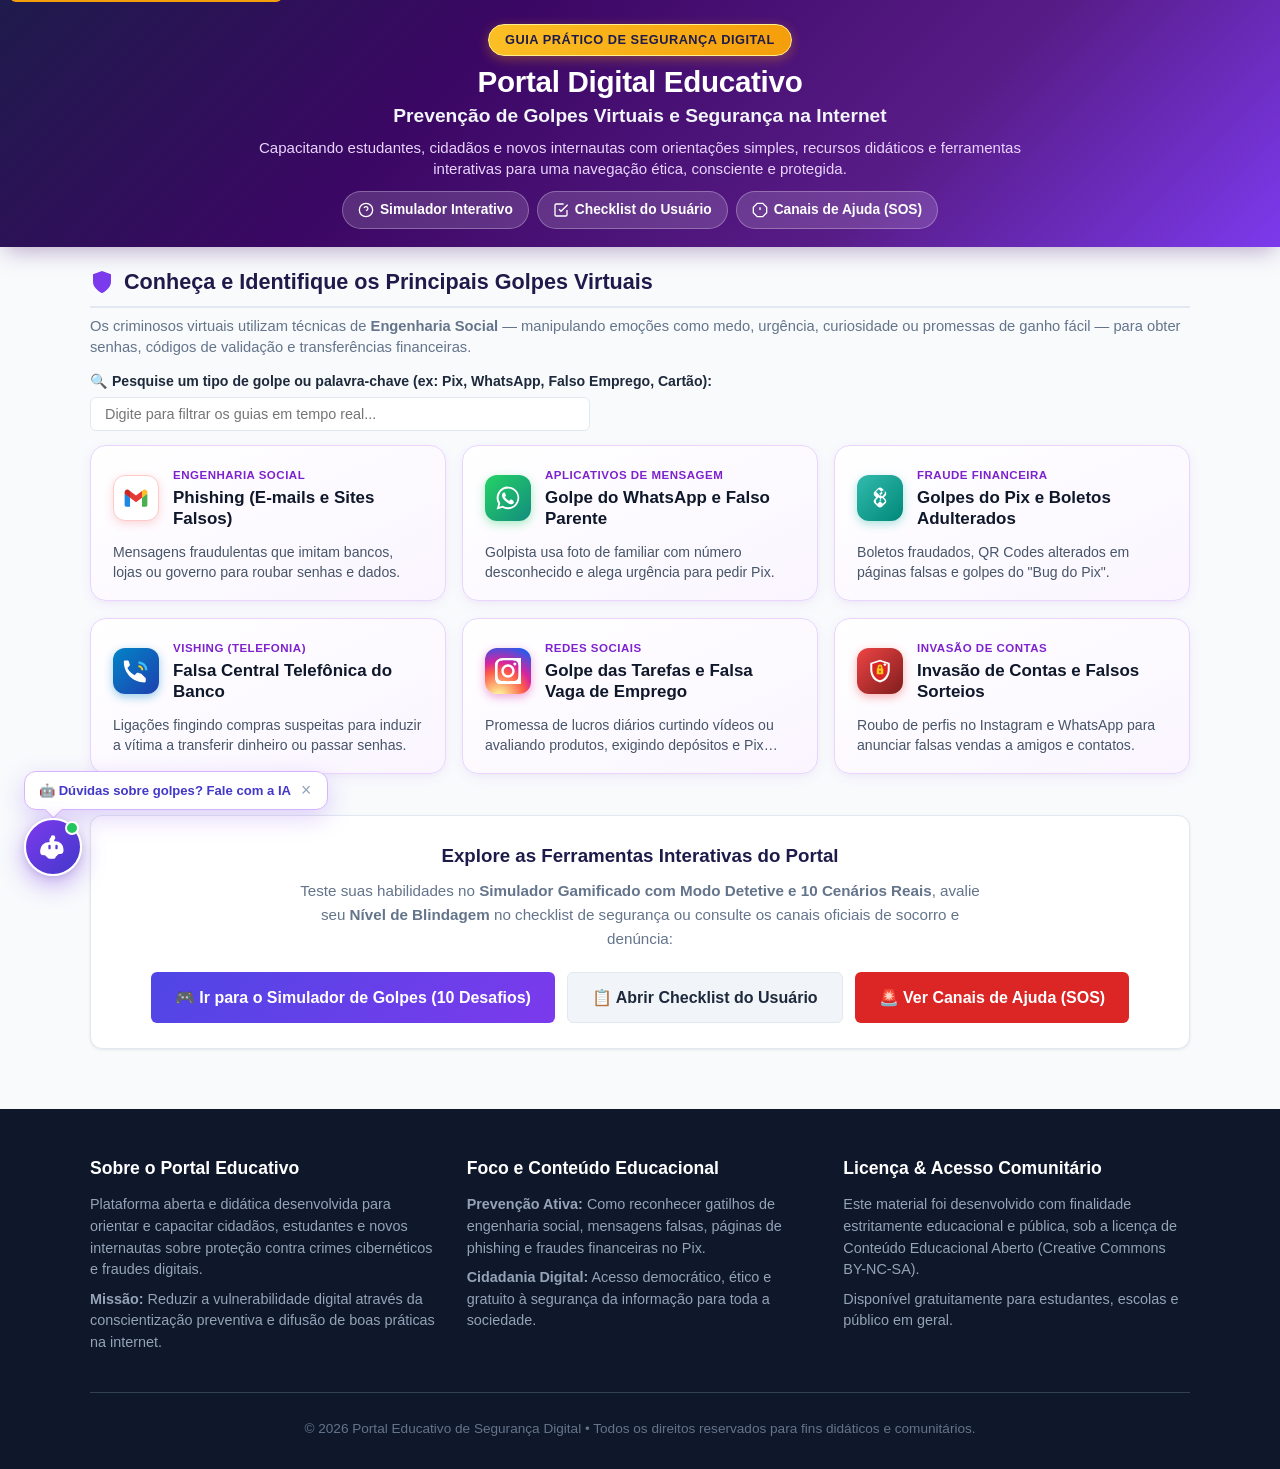
<file: index.html>
<!DOCTYPE html>
<html lang="pt-BR">
<head>
  <meta charset="UTF-8">
  <meta name="viewport" content="width=device-width, initial-scale=1.0">
  <title>Portal Educativo: Prevenção de Golpes Virtuais e Segurança na Internet</title>
  <meta name="description" content="Portal Digital Educativo voltado à conscientização, prevenção de fraudes online e inclusão digital segura da comunidade.">
  <link rel="stylesheet" href="css/style.css">
</head>
<body>

  <!-- Link de Acessibilidade para Leitor de Tela -->
  <a href="#conteudo-principal" class="skip-link">Pular para o conteúdo principal</a>

  <!-- Cabeçalho Principal (Hero) -->
  <header class="main-header" role="banner">
    <div class="header-container">
      <span class="portal-badge">Guia Prático de Segurança Digital</span>
      <h1>
        <span class="header-title-main">Portal Digital Educativo</span>
        <span class="header-title-sub">Prevenção de Golpes Virtuais e Segurança na Internet</span>
      </h1>
      <p class="subtitle">
        Capacitando estudantes, cidadãos e novos internautas com orientações simples, recursos didáticos e ferramentas interativas para uma navegação ética, consciente e protegida.
      </p>

      <!-- Navegação para Outras Abas / Páginas -->
      <nav class="nav-pills" aria-label="Navegação para outras páginas">
        <a href="simulador.html">
          <svg width="16" height="16" viewBox="0 0 24 24" fill="none" stroke="currentColor" stroke-width="2"><circle cx="12" cy="12" r="10"/><path d="M9.09 9a3 3 0 0 1 5.83 1c0 2-3 3-3 3"/><line x1="12" y1="17" x2="12.01" y2="17"/></svg>
          Simulador Interativo
        </a>
        <a href="checklist.html">
          <svg width="16" height="16" viewBox="0 0 24 24" fill="none" stroke="currentColor" stroke-width="2"><polyline points="9 11 12 14 22 4"/><path d="M21 12v7a2 2 0 0 1-2 2H5a2 2 0 0 1-2-2V5a2 2 0 0 1 2-2h11"/></svg>
          Checklist do Usuário
        </a>
        <a href="sos.html">
          <svg width="16" height="16" viewBox="0 0 24 24" fill="none" stroke="currentColor" stroke-width="2"><polygon points="7.86 2 16.14 2 22 7.86 22 16.14 16.14 22 7.86 22 2 16.14 2 7.86 7.86 2"/><line x1="12" y1="8" x2="12" y2="12"/><line x1="12" y1="16" x2="12.01" y2="16"/></svg>
          Canais de Ajuda (SOS)
        </a>
      </nav>
    </div>
  </header>

  <!-- Conteúdo Central: Somente os Principais Golpes com os Balões -->
  <main id="conteudo-principal" class="main-container" role="main">

    <section id="principais-golpes">
      <h2 class="section-title">
        <svg viewBox="0 0 24 24" fill="none" stroke="currentColor" stroke-width="2"><path d="M12 22s8-4 8-10V5l-8-3-8 3v7c0 6 8 10 8 10z"/></svg>
        Conheça e Identifique os Principais Golpes Virtuais
      </h2>
      <p class="lead-text">
        Os criminosos virtuais utilizam técnicas de <strong>Engenharia Social</strong> — manipulando emoções como medo, urgência, curiosidade ou promessas de ganho fácil — para obter senhas, códigos de validação e transferências financeiras.
      </p>

      <!-- Barra de Pesquisa Rápida de Golpes -->
      <div style="margin-bottom: 14px;">
        <label for="scamSearchInput" style="font-weight: 600; display: block; margin-bottom: 4px; font-size: 0.88rem;">
          🔍 Pesquise um tipo de golpe ou palavra-chave (ex: Pix, WhatsApp, Falso Emprego, Cartão):
        </label>
        <input 
          type="text" 
          id="scamSearchInput" 
          placeholder="Digite para filtrar os guias em tempo real..." 
          style="width: 100%; max-width: 500px; padding: 8px 14px; border: 1px solid var(--border); border-radius: var(--radius-sm); font-size: 0.9rem;"
        >
      </div>

      <div class="cards-grid">
        <!-- Card 1: Phishing (Ícone Autêntico e Vivo de E-mail) -->
        <div class="card-wrapper">
          <article class="card interactive-card" aria-label="Card informativo: Phishing.">
            <div class="card-header">
              <div class="card-icon icon-email" aria-hidden="true">
                <svg viewBox="0 0 48 48" width="30" height="30">
                  <path fill="#4caf50" d="M45,16.2l-5,2.75l-5,4.75L35,40h7c1.66,0,3-1.34,3-3V16.2z"/>
                  <path fill="#1e88e5" d="M3,16.2l5,2.75l5,4.75L13,40H6c-1.66,0-3-1.34-3-3V16.2z"/>
                  <polygon fill="#e53935" points="35,11.2 24,19.45 13,11.2 12,17 13,23.7 24,31.95 35,23.7 36,17"/>
                  <path fill="#c62828" d="M3,12.298V16.2l10,7.5V11.2L9.876,8.859C8.132,7.553,5.642,8.04,4.502,9.914L3,12.298z"/>
                  <path fill="#fbc02d" d="M45,12.298V16.2l-10,7.5V11.2l3.124-2.341c1.744-1.306,4.234-0.819,5.374,1.055L45,12.298z"/>
                </svg>
              </div>
              <div class="card-title-wrap">
                <span class="badge-type">Engenharia Social</span>
                <h3>Phishing (E-mails e Sites Falsos)</h3>
              </div>
            </div>

            <p class="card-brief-desc">
              Mensagens fraudulentas que imitam bancos, lojas ou governo para roubar senhas e dados.
            </p>

            <!-- Conteúdo Completo que Expande ao Passar o Cursor ou Clicar -->
            <div class="card-expandable-content">
              <div class="card-body">
                <p><strong>Como Funciona:</strong> Mensagens fraudulentas por e-mail, redes sociais ou SMS que imitam bancos, lojas famosas, Correios ou órgãos do governo (Receita Federal).</p>
                <p><strong>Sinais de Alerta:</strong></p>
                <ul>
                  <li>Erros gramaticais ou e-mails com extensões estranhas (ex: <code>@suporte-banco123.xyz</code>).</li>
                  <li>Links encurtados ou botões pedindo "atualização cadastral imediata".</li>
                  <li>Ameaças de bloqueio de conta, CPF cancelado ou cobranças falsas.</li>
                </ul>
              </div>
              <div class="alert alert-danger">
                <strong>Dica de Proteção:</strong> Nunca clique em links recebidos por mensagem. Acesse o site oficial digitando você mesmo o endereço no navegador ou usando o aplicativo oficial.
              </div>
            </div>
          </article>
        </div>

        <!-- Card 2: Golpe do WhatsApp (Ícone Oficial e Vivo do WhatsApp) -->
        <div class="card-wrapper">
          <article class="card interactive-card" aria-label="Card informativo: Golpe do WhatsApp.">
            <div class="card-header">
              <div class="card-icon icon-whatsapp" aria-hidden="true">
                <svg viewBox="0 0 32 32" width="28" height="28" fill="#ffffff">
                  <path d="M16 2a13.9 13.9 0 0 0-12 21L2 30l7.2-1.9A13.9 13.9 0 1 0 16 2zm0 25.5a11.6 11.6 0 0 1-5.9-1.6l-.4-.3-4.4 1.1 1.2-4.3-.3-.5A11.6 11.6 0 1 1 16 27.5zm6.4-8.7c-.4-.2-2.1-1-2.4-1.1-.3-.1-.6-.2-.8.2s-1 1.1-1.2 1.3-.4.3-.8.1a9.5 9.5 0 0 1-2.8-1.7 10.5 10.5 0 0 1-2-2.4c-.2-.4 0-.6.1-.8.2-.2.4-.4.5-.6l.4-.6c.1-.2.1-.4 0-.6s-.8-2-1.1-2.7c-.3-.7-.6-.6-.8-.6h-.7a1.4 1.4 0 0 0-1 .5 4.3 4.3 0 0 0-1.3 3.2 7.5 7.5 0 0 0 1.6 4 17.2 17.2 0 0 0 6.6 5.8c2.8 1.2 3.4 1 4 1a3.4 3.4 0 0 0 2.3-1.6 2.8 2.8 0 0 0 .2-1.6c-.2-.2-.5-.3-.9-.5z"/>
                </svg>
              </div>
              <div class="card-title-wrap">
                <span class="badge-type">Aplicativos de Mensagem</span>
                <h3>Golpe do WhatsApp e Falso Parente</h3>
              </div>
            </div>

            <p class="card-brief-desc">
              Golpista usa foto de familiar com número desconhecido e alega urgência para pedir Pix.
            </p>

            <!-- Conteúdo Completo que Expande ao Passar o Cursor ou Clicar -->
            <div class="card-expandable-content">
              <div class="card-body">
                <p><strong>Como Funciona:</strong> O golpista coloca a foto de um filho ou familiar em um número desconhecido e envia mensagens dizendo que trocou de celular e precisa pagar uma conta urgente.</p>
                <p><strong>Sinais de Alerta:</strong></p>
                <ul>
                  <li>Pedidos urgentes de transferência Pix para contas com nomes de pessoas desconhecidas.</li>
                  <li>Desculpas para não atender ligações normais ou chamadas de vídeo ("microfone quebrou").</li>
                </ul>
              </div>
              <div class="alert alert-warning">
                <strong>Dica de Proteção:</strong> Ligue imediatamente para o número tradicional do seu parente por linha comum ou telefone fixo para checar a história antes de fazer qualquer transferência!
              </div>
            </div>
          </article>
        </div>

        <!-- Card 3: Fraudes no Pix e Boletos (Ícone Oficial e Vivo do Pix) -->
        <div class="card-wrapper">
          <article class="card interactive-card" aria-label="Card informativo: Golpes do Pix.">
            <div class="card-header">
              <div class="card-icon icon-pix" aria-hidden="true">
                <svg viewBox="0 0 32 32" width="28" height="28" fill="#ffffff">
                  <path d="M22.8 8.4l-4.4-4.4c-1.3-1.3-3.5-1.3-4.8 0L9.2 8.4c-1.3 1.3-1.3 3.5 0 4.8l2.2 2.2L9.2 17.6c-1.3 1.3-1.3 3.5 0 4.8l4.4 4.4c1.3 1.3 3.5 1.3 4.8 0l4.4-4.4c1.3-1.3 1.3-3.5 0-4.8l-2.2-2.2 2.2-2.2c1.3-1.3 1.3-3.5 0-4.8zm-9.2-2.7a1.1 1.1 0 0 1 1.6 0l4.1 4.1-3.3 3.3-4.9-4.9 2.5-2.5zm-2.5 14.3a1.1 1.1 0 0 1 0-1.6l3.3-3.3 3.3 3.3-4.1 4.1a1.1 1.1 0 0 1-1.6 0l-.9-.9zm10.7-.9a1.1 1.1 0 0 1 0 1.6l-2.5 2.5-4.1-4.1 3.3-3.3 3.3 3.3zm0-8.2l-3.3 3.3-3.3-3.3 4.1-4.1a1.1 1.1 0 0 1 1.6 0l.9.9a1.1 1.1 0 0 1 0 1.6z"/>
                </svg>
              </div>
              <div class="card-title-wrap">
                <span class="badge-type">Fraude Financeira</span>
                <h3>Golpes do Pix e Boletos Adulterados</h3>
              </div>
            </div>

            <p class="card-brief-desc">
              Boletos fraudados, QR Codes alterados em páginas falsas e golpes do "Bug do Pix".
            </p>

            <!-- Conteúdo Completo que Expande ao Passar o Cursor ou Clicar -->
            <div class="card-expandable-content">
              <div class="card-body">
                <p><strong>Como Funciona:</strong> Invasão de sites de compras falsos, geração de QR Codes alterados ou falsos intermediadores de leilões e compras online.</p>
                <p><strong>Sinais de Alerta:</strong></p>
                <ul>
                  <li>Na tela de confirmação do Pix, o nome do recebedor não confere com o da empresa oficial.</li>
                  <li>Descontos absurdos de 70% ou 80% apenas para pagamento via Pix à vista.</li>
                  <li>"Bug do Pix": promessas de que ao enviar R$ 100 para uma chave você receberá R$ 1.000 em dobro.</li>
                </ul>
              </div>
              <div class="alert alert-danger">
                <strong>Dica de Proteção:</strong> Sempre confira atentamente o <strong>Nome do Beneficiário</strong> e a instituição na tela final antes de digitar sua senha do Pix.
              </div>
            </div>
          </article>
        </div>

        <!-- Card 4: Falsa Central Telefônica (Ícone Vivo de Telefonia) -->
        <div class="card-wrapper">
          <article class="card interactive-card" aria-label="Card informativo: Falsa Central Telefônica.">
            <div class="card-header">
              <div class="card-icon icon-telefonia" aria-hidden="true">
                <svg viewBox="0 0 32 32" width="28" height="28">
                  <path fill="#ffffff" d="M22.5 19.3c-1.4-.3-2.8-.7-4.1-1.2-.5-.2-1.1 0-1.5.4l-2.6 2.6c-3.8-2-6.9-5.1-8.9-8.9l2.6-2.6c.4-.4.6-1 .4-1.5-.5-1.3-.9-2.7-1.2-4.1C6.9 3.4 6.3 3 5.7 3H2.5C1.7 3 1 3.7 1 4.5 1 18.6 12.4 30 26.5 30c.8 0 1.5-.7 1.5-1.5v-3.2c0-.6-.4-1.2-1-1.3l-4.5-4.7z"/>
                  <path fill="#38bdf8" d="M19 4a11 11 0 0 1 11 11h-3a8 8 0 0 0-8-8V4z"/>
                  <path fill="#facc15" d="M19 9a6 6 0 0 1 6 6h-2.5a3.5 3.5 0 0 0-3.5-3.5V9z"/>
                </svg>
              </div>
              <div class="card-title-wrap">
                <span class="badge-type">Vishing (Telefonia)</span>
                <h3>Falsa Central Telefônica do Banco</h3>
              </div>
            </div>

            <p class="card-brief-desc">
              Ligações fingindo compras suspeitas para induzir a vítima a transferir dinheiro ou passar senhas.
            </p>

            <!-- Conteúdo Completo que Expande ao Passar o Cursor ou Clicar -->
            <div class="card-expandable-content">
              <div class="card-body">
                <p><strong>Como Funciona:</strong> O cliente recebe ligação gravada dizendo que foi feita uma compra suspeita de alto valor nas Casas Bahia ou Mercado Livre e pede para "digitar 2 para contestar".</p>
                <p><strong>Sinais de Alerta:</strong></p>
                <ul>
                  <li>O atendente pede para você transferir dinheiro para uma "conta de segurança temporária".</li>
                  <li>Pedem para você instalar um aplicativo de suporte remoto (como TeamViewer ou AnyDesk).</li>
                </ul>
              </div>
              <div class="alert alert-danger">
                <strong>Dica de Proteção:</strong> Bancos NUNCA ligam pedindo senhas, transferências de proteção ou instalação de programas no celular. Desligue e ligue no número do verso do seu cartão!
              </div>
            </div>
          </article>
        </div>

        <!-- Card 5: Golpe do Emprego / Tarefas (Ícone Vivo de Redes Sociais) -->
        <div class="card-wrapper">
          <article class="card interactive-card" aria-label="Card informativo: Golpe das Tarefas e Falso Emprego.">
            <div class="card-header">
              <div class="card-icon icon-social" aria-hidden="true">
                <svg viewBox="0 0 32 32" width="28" height="28" fill="#ffffff">
                  <path d="M16 2.9c4.3 0 4.8 0 6.5.1 1.5.1 2.4.3 2.9.5.7.3 1.2.6 1.7 1.1.5.5.9 1 1.1 1.7.2.5.4 1.4.5 2.9.1 1.7.1 2.2.1 6.5s0 4.8-.1 6.5c-.1 1.5-.3 2.4-.5 2.9-.3.7-.6 1.2-1.1 1.7-.5.5-1 .9-1.7 1.1-.5.2-1.4.4-2.9.5-1.7.1-2.2.1-6.5.1s-4.8 0-6.5-.1c-1.5-.1-2.4-.3-2.9-.5-.7-.3-1.2-.6-1.7-1.1-.5-.5-.9-1-1.1-1.7-.2-.5-.4-1.4-.5-2.9-.1-1.7-.1-2.2-.1-6.5s0-4.8.1-6.5c.1-1.5.3-2.4.5-2.9.3-.7.6-1.2 1.1-1.7.5-.5 1-.9 1.7-1.1.5-.2 1.4-.4 2.9-.5 1.7-.1 2.2-.1 6.5-.1zm0-2.9C11.6 0 11 0 9.3.1 7.6.2 6.4.5 5.3.9 4.2 1.3 3.3 1.9 2.3 2.9c-1 1-1.6 1.9-2 3C-.1 7-.4 8.2-.5 9.9-.6 11.6-.6 12.2-.6 16.5s0 4.9.1 6.6c.1 1.7.4 2.9.8 4 1.4 3.7 4.3 6.6 8 8 1.1.4 2.3.7 4 .8 1.7.1 2.3.1 6.6.1s4.9 0 6.6-.1c1.7-.1 2.9-.4 4-.8 3.7-1.4 6.6-4.3 8-8 1.1-.4 2.3-.7 4-.8 1.7-.1 2.3-.1 6.6-.1s4.9 0 6.6-.1c1.7-.1 2.9-.4 4-.8 1.1-.4 2-.9 3-1.9 1-1 1.6-1.9 2-3 .4-1.1.7-2.3.8-4 .1-1.7.1-2.3.1-6.6s0-4.9-.1-6.6c-.1-1.7-.4-2.9-.8-4-.4-1.1-.9-2-1.9-3-1-1-1.9-1.6-3-2C29.6.5 28.4.2 26.7.1 25 0 24.4 0 20.1 0H16zm0 7.8c-4.5 0-8.2 3.7-8.2 8.2s3.7 8.2 8.2 8.2 8.2-3.7 8.2-8.2-3.7-8.2-8.2-8.2zm0 13.5c-2.9 0-5.3-2.4-5.3-5.3s2.4-5.3 5.3-5.3 5.3 2.4 5.3 5.3-2.4 5.3-5.3 5.3zm8.5-15.8c-1.1 0-1.9.9-1.9 1.9s.9 1.9 1.9 1.9 1.9-.9 1.9-1.9-.9-1.9-1.9-1.9z"/>
                </svg>
              </div>
              <div class="card-title-wrap">
                <span class="badge-type">Redes Sociais</span>
                <h3>Golpe das Tarefas e Falsa Vaga de Emprego</h3>
              </div>
            </div>

            <p class="card-brief-desc">
              Promessa de lucros diários curtindo vídeos ou avaliando produtos, exigindo depósitos e Pix prévios.
            </p>

            <!-- Conteúdo Completo que Expande ao Passar o Cursor ou Clicar -->
            <div class="card-expandable-content">
              <div class="card-body">
                <p><strong>Como Funciona:</strong> Ofertas no Telegram, WhatsApp ou Instagram prometendo R$ 300 a R$ 800 por dia apenas curtindo vídeos no YouTube ou avaliando hotéis.</p>
                <p><strong>Sinais de Alerta:</strong></p>
                <ul>
                  <li>No início pagam pequenos valores (R$ 10) para conquistar sua confiança.</li>
                  <li>Depois exigem que você faça depósitos e Pix de "recarga" cada vez maiores para liberar o saldo acumulado.</li>
                </ul>
              </div>
              <div class="alert alert-warning">
                <strong>Dica de Proteção:</strong> Trabalho legítimo remunera você; não exige que você pague dinheiro antecipado para poder trabalhar.
              </div>
            </div>
          </article>
        </div>

        <!-- Card 6: Invasão de Contas (Ícone Vivo de Invasão de Contas e Alerta) -->
        <div class="card-wrapper">
          <article class="card interactive-card" aria-label="Card informativo: Invasão de Contas.">
            <div class="card-header">
              <div class="card-icon icon-invasao" aria-hidden="true">
                <svg viewBox="0 0 32 32" width="28" height="28">
                  <path fill="#ffffff" d="M16 2L4 6v8c0 8.5 5.1 14.5 12 16 6.9-1.5 12-7.5 12-16V6L16 2z"/>
                  <path fill="#dc2626" d="M16 4.3L6.5 7.5v6.5c0 6.9 4.1 11.8 9.5 13.3 5.4-1.5 9.5-6.4 9.5-13.3V7.5L16 4.3z"/>
                  <path fill="#facc15" d="M19 13v-2a3 3 0 0 0-6 0v2h-1v7h8v-7h-1zm-4-2a1 1 0 0 1 2 0v2h-2v-2zm1 4.5a1 1 0 0 1 .5 1.9v1.1h-1v-1.1a1 1 0 0 1 .5-1.9z"/>
                  <path fill="#ffffff" d="M22 6l2 2-2 2-2-2 2-2z"/>
                </svg>
              </div>
              <div class="card-title-wrap">
                <span class="badge-type">Invasão de Contas</span>
                <h3>Invasão de Contas e Falsos Sorteios</h3>
              </div>
            </div>

            <p class="card-brief-desc">
              Roubo de perfis no Instagram e WhatsApp para anunciar falsas vendas a amigos e contatos.
            </p>

            <!-- Conteúdo Completo que Expande ao Passar o Cursor ou Clicar -->
            <div class="card-expandable-content">
              <div class="card-body">
                <p><strong>Como Funciona:</strong> Perfis invadidos começam a anunciar venda urgente de eletrodomésticos (geladeiras, TVs, celulares) por motivo de mudança ou investimentos milagrosos.</p>
                <p><strong>Sinais de Alerta:</strong></p>
                <ul>
                  <li>Preços muito abaixo do valor de mercado exigindo transferência imediata via Pix.</li>
                  <li>A conta pede para você enviar um código recebido no seu celular para "validar o sorteio".</li>
                </ul>
              </div>
              <div class="alert alert-success">
                <strong>Dica de Proteção:</strong> O código de 6 dígitos que chega no seu SMS é a sua chave secreta. <strong>Nunca</strong> repasse esse código a ninguém sob nenhuma hipótese!
              </div>
            </div>
          </article>
        </div>
      </div><!-- /cards-grid -->
    </section>

    <!-- Chamada para Outras Abas / Ferramentas -->
    <section style="margin-top: 40px; background: #ffffff; padding: 25px; border-radius: var(--radius-md); border: 1px solid var(--border); box-shadow: var(--shadow-sm); text-align: center;">
      <h3 style="color: #1e1b4b; margin-bottom: 8px;">Explore as Ferramentas Interativas do Portal</h3>
      <p style="color: var(--text-muted); max-width: 680px; margin: 0 auto 20px; font-size: 0.95rem;">
        Teste suas habilidades no <strong>Simulador Gamificado com Modo Detetive e 10 Cenários Reais</strong>, avalie seu <strong>Nível de Blindagem</strong> no checklist de segurança ou consulte os canais oficiais de socorro e denúncia:
      </p>
      <div style="display: flex; gap: 12px; justify-content: center; flex-wrap: wrap;">
        <a href="simulador.html" class="btn btn-primary">🎮 Ir para o Simulador de Golpes (10 Desafios)</a>
        <a href="checklist.html" class="btn btn-secondary">📋 Abrir Checklist do Usuário</a>
        <a href="sos.html" class="btn btn-danger">🚨 Ver Canais de Ajuda (SOS)</a>
      </div>
    </section>

  </main>

  <!-- Rodapé Institucional Educativo -->
  <footer class="main-footer" role="contentinfo">
    <div class="footer-content">
      <div class="footer-col">
        <h4>Sobre o Portal Educativo</h4>
        <p>Plataforma aberta e didática desenvolvida para orientar e capacitar cidadãos, estudantes e novos internautas sobre proteção contra crimes cibernéticos e fraudes digitais.</p>
        <p><strong>Missão:</strong> Reduzir a vulnerabilidade digital através da conscientização preventiva e difusão de boas práticas na internet.</p>
      </div>

      <div class="footer-col">
        <h4>Foco e Conteúdo Educacional</h4>
        <p><strong>Prevenção Ativa:</strong> Como reconhecer gatilhos de engenharia social, mensagens falsas, páginas de phishing e fraudes financeiras no Pix.</p>
        <p><strong>Cidadania Digital:</strong> Acesso democrático, ético e gratuito à segurança da informação para toda a sociedade.</p>
      </div>

      <div class="footer-col">
        <h4>Licença & Acesso Comunitário</h4>
        <p>Este material foi desenvolvido com finalidade estritamente educacional e pública, sob a licença de Conteúdo Educacional Aberto (Creative Commons BY-NC-SA).</p>
        <p>Disponível gratuitamente para estudantes, escolas e público em geral.</p>
      </div>
    </div>

    <div class="footer-bottom">
      &copy; 2026 Portal Educativo de Segurança Digital &bull; Todos os direitos reservados para fins didáticos e comunitários.
    </div>
  </footer>

  <script src="js/script.js"></script>
</body>
</html>
</file>
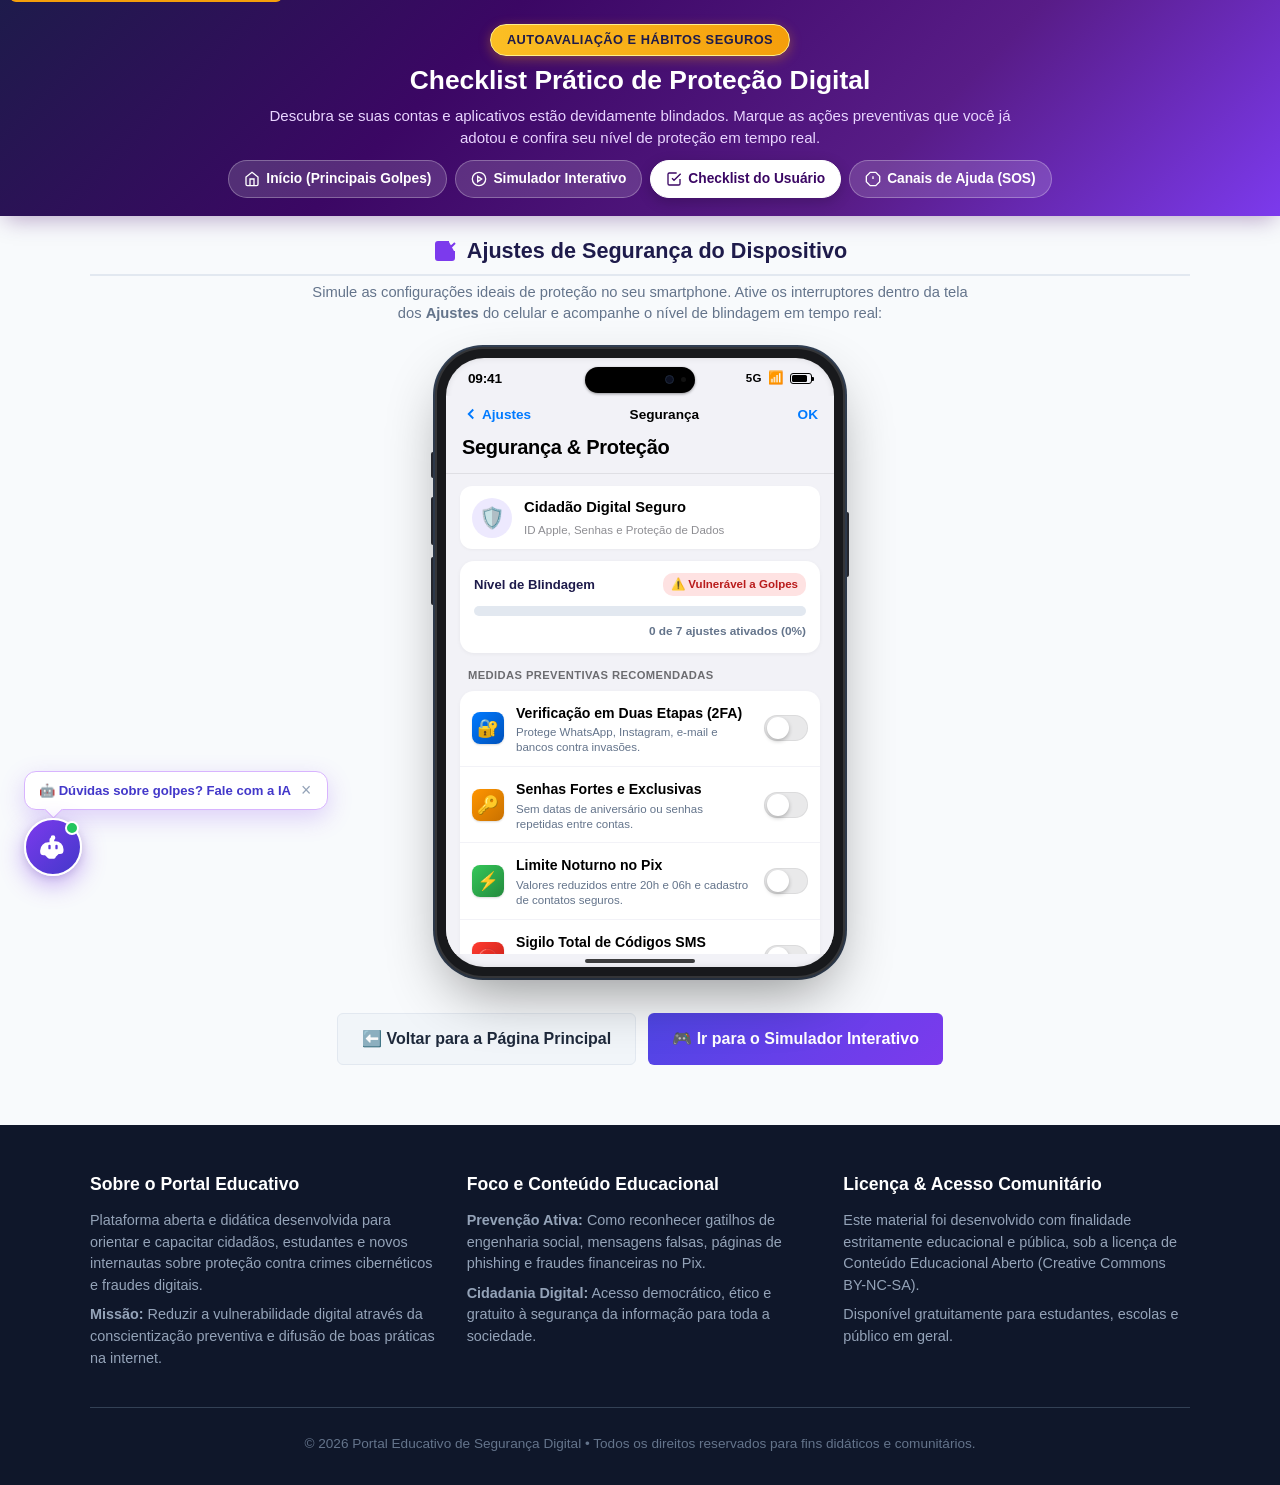
<file: checklist.html>
<!DOCTYPE html>
<html lang="pt-BR">
<head>
  <meta charset="UTF-8">
  <meta name="viewport" content="width=device-width, initial-scale=1.0">
  <title>Checklist do Usuário: Proteção Digital | Portal Educativo</title>
  <meta name="description" content="Checklist interativo de boas práticas de segurança digital. Avalie seu nível de imunidade contra golpes e fraudes virtuais.">
  <link rel="stylesheet" href="css/style.css">
</head>
<body>

  <!-- Link de Acessibilidade para Leitor de Tela -->
  <a href="#conteudo-principal" class="skip-link">Pular para o conteúdo principal</a>

  <!-- Cabeçalho Principal (Hero) -->
  <header class="main-header" role="banner">
    <div class="header-container">
      <span class="portal-badge">Autoavaliação e Hábitos Seguros</span>
      <h1>Checklist Prático de Proteção Digital</h1>
      <p class="subtitle">
        Descubra se suas contas e aplicativos estão devidamente blindados. Marque as ações preventivas que você já adotou e confira seu nível de proteção em tempo real.
      </p>

      <!-- Navegação entre Abas -->
      <nav class="nav-pills" aria-label="Navegação entre páginas do portal">
        <a href="index.html">
          <svg width="16" height="16" viewBox="0 0 24 24" fill="none" stroke="currentColor" stroke-width="2"><path d="M3 9l9-7 9 7v11a2 2 0 0 1-2 2H5a2 2 0 0 1-2-2z"/><polyline points="9 22 9 12 15 12 15 22"/></svg>
          Início (Principais Golpes)
        </a>
        <a href="simulador.html">
          <svg width="16" height="16" viewBox="0 0 24 24" fill="none" stroke="currentColor" stroke-width="2"><circle cx="12" cy="12" r="10"/><polygon points="10 8 16 12 10 16 10 8"/></svg>
          Simulador Interativo
        </a>
        <a href="checklist.html" class="active" aria-current="page">
          <svg width="16" height="16" viewBox="0 0 24 24" fill="none" stroke="currentColor" stroke-width="2"><polyline points="9 11 12 14 22 4"/><path d="M21 12v7a2 2 0 0 1-2 2H5a2 2 0 0 1-2-2V5a2 2 0 0 1 2-2h11"/></svg>
          Checklist do Usuário
        </a>
        <a href="sos.html">
          <svg width="16" height="16" viewBox="0 0 24 24" fill="none" stroke="currentColor" stroke-width="2"><polygon points="7.86 2 16.14 2 22 7.86 22 16.14 16.14 22 7.86 22 2 16.14 2 7.86 7.86 2"/><line x1="12" y1="8" x2="12" y2="12"/><line x1="12" y1="16" x2="12.01" y2="16"/></svg>
          Canais de Ajuda (SOS)
        </a>
      </nav>
    </div>
  </header>

  <!-- Conteúdo Central: Checklist do Usuário -->
  <main id="conteudo-principal" class="main-container" role="main">

    <section id="checklist-seguranca">
      <div class="checklist-top-toolbar" style="text-align: center; margin-bottom: 22px;">
        <h2 class="section-title" style="justify-content: center; margin-bottom: 6px;">
          <svg viewBox="0 0 24 24" fill="none" stroke="currentColor" stroke-width="2"><polyline points="9 11 12 14 22 4"/><path d="M21 12v7a2 2 0 0 1-2 2H5a2 2 0 0 1-2-2V5a2 2 0 0 1 2-2h11"/></svg>
          Ajustes de Segurança do Dispositivo
        </h2>
        <p class="lead-text" style="max-width: 680px; margin: 0 auto;">
          Simule as configurações ideais de proteção no seu smartphone. Ative os interruptores dentro da tela dos <strong>Ajustes</strong> do celular e acompanhe o nível de blindagem em tempo real:
        </p>
      </div>

      <!-- Mockup Realista de Smartphone (iPhone) com a Tela dos Ajustes -->
      <div class="iphone-mockup-wrapper">
        <div class="iphone-chassis">
          
          <!-- Botões Laterais de Hardware do iPhone -->
          <div class="iphone-side-btn iphone-side-mute"></div>
          <div class="iphone-side-btn iphone-side-vol-up"></div>
          <div class="iphone-side-btn iphone-side-vol-down"></div>
          <div class="iphone-side-btn iphone-side-power"></div>

          <!-- Tela do iPhone -->
          <div class="iphone-screen">
            
            <!-- Barra de Status do iPhone com Dynamic Island -->
            <div class="iphone-status-bar">
              <span class="iphone-clock">09:41</span>
              <div class="iphone-dynamic-island">
                <div class="island-camera"></div>
                <div class="island-sensor"></div>
              </div>
              <div class="iphone-status-icons">
                <span class="status-icon-cell">5G</span>
                <span class="status-icon-wifi">📶</span>
                <div class="iphone-battery-pill">
                  <div class="iphone-battery-fill"></div>
                </div>
              </div>
            </div>

            <!-- Cabeçalho do Aplicativo Ajustes (iOS Settings Header) -->
            <div class="settings-app-header">
              <div class="settings-nav-top">
                <span class="settings-back-link">
                  <svg width="18" height="18" viewBox="0 0 24 24" fill="none" stroke="#007aff" stroke-width="2.5"><polyline points="15 18 9 12 15 6"/></svg>
                  <span>Ajustes</span>
                </span>
                <span class="settings-center-title">Segurança</span>
                <span class="settings-nav-done">OK</span>
              </div>
              <h3 class="settings-large-title">Segurança & Proteção</h3>
            </div>

            <!-- Corpo de Ajustes do iPhone com Rolagem Suave -->
            <div class="settings-app-body">
              
              <!-- Card de Perfil Apple / Usuário Seguro -->
              <div class="settings-profile-card">
                <div class="profile-avatar">🛡️</div>
                <div class="profile-info">
                  <div class="profile-name">Cidadão Digital Seguro</div>
                  <div class="profile-sub">ID Apple, Senhas e Proteção de Dados</div>
                </div>
              </div>

              <!-- Widget de Nível de Proteção Geral (Placar em Tempo Real) -->
              <div class="settings-protection-card">
                <div class="protection-header">
                  <span class="prot-title">Nível de Blindagem</span>
                  <span class="settings-status-badge" id="progressBadge">⚠️ Vulnerável a Golpes</span>
                </div>
                <div class="progress-bar-bg" aria-hidden="true" style="margin: 10px 0 6px 0;">
                  <div class="progress-bar-fill" id="progressFill" style="width: 0%;"></div>
                </div>
                <div class="protection-sub-text" id="progressText">
                  0 de 7 ajustes ativados (0%)
                </div>
              </div>

              <!-- Grupo de Ajustes com Interruptores Estilo iOS -->
              <div class="settings-group-header">MEDIDAS PREVENTIVAS RECOMENDADAS</div>
              
              <div class="settings-grouped-box">
                
                <!-- Ajuste 1: 2FA -->
                <div class="settings-row checklist-item">
                  <div class="settings-icon-box icon-bg-blue">
                    🔐
                  </div>
                  <div class="settings-label-wrap">
                    <label for="check1" class="settings-row-label">
                      <strong>Verificação em Duas Etapas (2FA)</strong>
                      <small>Protege WhatsApp, Instagram, e-mail e bancos contra invasões.</small>
                    </label>
                  </div>
                  <label class="ios-switch">
                    <input type="checkbox" id="check1">
                    <span class="ios-switch-slider"></span>
                  </label>
                </div>

                <!-- Ajuste 2: Senhas Únicas -->
                <div class="settings-row checklist-item">
                  <div class="settings-icon-box icon-bg-orange">
                    🔑
                  </div>
                  <div class="settings-label-wrap">
                    <label for="check2" class="settings-row-label">
                      <strong>Senhas Fortes e Exclusivas</strong>
                      <small>Sem datas de aniversário ou senhas repetidas entre contas.</small>
                    </label>
                  </div>
                  <label class="ios-switch">
                    <input type="checkbox" id="check2">
                    <span class="ios-switch-slider"></span>
                  </label>
                </div>

                <!-- Ajuste 3: Limites do Pix -->
                <div class="settings-row checklist-item">
                  <div class="settings-icon-box icon-bg-green">
                    ⚡
                  </div>
                  <div class="settings-label-wrap">
                    <label for="check3" class="settings-row-label">
                      <strong>Limite Noturno no Pix</strong>
                      <small>Valores reduzidos entre 20h e 06h e cadastro de contatos seguros.</small>
                    </label>
                  </div>
                  <label class="ios-switch">
                    <input type="checkbox" id="check3">
                    <span class="ios-switch-slider"></span>
                  </label>
                </div>

                <!-- Ajuste 4: Sigilo SMS -->
                <div class="settings-row checklist-item">
                  <div class="settings-icon-box icon-bg-red">
                    🚫
                  </div>
                  <div class="settings-label-wrap">
                    <label for="check4" class="settings-row-label">
                      <strong>Sigilo Total de Códigos SMS</strong>
                      <small>Nunca repassar códigos de 6 dígitos recebidos por mensagem.</small>
                    </label>
                  </div>
                  <label class="ios-switch">
                    <input type="checkbox" id="check4">
                    <span class="ios-switch-slider"></span>
                  </label>
                </div>

                <!-- Ajuste 5: Checagem de Links e SSL -->
                <div class="settings-row checklist-item">
                  <div class="settings-icon-box icon-bg-purple">
                    🌐
                  </div>
                  <div class="settings-label-wrap">
                    <label for="check5" class="settings-row-label">
                      <strong>Checagem de Domínio e HTTPS</strong>
                      <small>Conferir se o site termina em .com.br antes de inserir dados.</small>
                    </label>
                  </div>
                  <label class="ios-switch">
                    <input type="checkbox" id="check5">
                    <span class="ios-switch-slider"></span>
                  </label>
                </div>

                <!-- Ajuste 6: Confirmação por Voz -->
                <div class="settings-row checklist-item">
                  <div class="settings-icon-box icon-bg-teal">
                    📞
                  </div>
                  <div class="settings-label-wrap">
                    <label for="check6" class="settings-row-label">
                      <strong>Confirmação por Ligação de Voz</strong>
                      <small>Ouvir a voz do parente antes de fazer qualquer transferência Pix.</small>
                    </label>
                  </div>
                  <label class="ios-switch">
                    <input type="checkbox" id="check6">
                    <span class="ios-switch-slider"></span>
                  </label>
                </div>

                <!-- Ajuste 7: Atualizações Automáticas -->
                <div class="settings-row checklist-item">
                  <div class="settings-icon-box icon-bg-gray">
                    🔄
                  </div>
                  <div class="settings-label-wrap">
                    <label for="check7" class="settings-row-label">
                      <strong>Atualizações Automáticas Ativas</strong>
                      <small>Sistema operacional e apps com patches de segurança em dia.</small>
                    </label>
                  </div>
                  <label class="ios-switch">
                    <input type="checkbox" id="check7">
                    <span class="ios-switch-slider"></span>
                  </label>
                </div>

              </div>

              <div class="settings-group-footer">
                Ative todos os interruptores acima para garantir a máxima proteção do seu dispositivo contra crimes virtuais.
              </div>

              <!-- Ações Rápidas no Rodapé dos Ajustes -->
              <div class="settings-quick-actions">
                <button type="button" class="btn-settings-action" id="btnToggleAllChecklist">
                  ⚡ Ativar Todos os Ajustes
                </button>
                <button type="button" class="btn-settings-action btn-settings-reset" id="btnResetChecklist">
                  🔄 Redefinir
                </button>
              </div>

            </div>

            <!-- Barra Home do iPhone -->
            <div class="iphone-home-indicator"></div>
          </div>
        </div>
      </div>
    </section>

    <!-- Navegação de Apoio -->
    <div style="margin-top: 35px; text-align: center; display: flex; gap: 12px; justify-content: center; flex-wrap: wrap;">
      <a href="index.html" class="btn btn-secondary">⬅️ Voltar para a Página Principal</a>
      <a href="simulador.html" class="btn btn-primary">🎮 Ir para o Simulador Interativo</a>
    </div>

  </main>

  <!-- Rodapé Institucional Educativo -->
  <footer class="main-footer" role="contentinfo">
    <div class="footer-content">
      <div class="footer-col">
        <h4>Sobre o Portal Educativo</h4>
        <p>Plataforma aberta e didática desenvolvida para orientar e capacitar cidadãos, estudantes e novos internautas sobre proteção contra crimes cibernéticos e fraudes digitais.</p>
        <p><strong>Missão:</strong> Reduzir a vulnerabilidade digital através da conscientização preventiva e difusão de boas práticas na internet.</p>
      </div>

      <div class="footer-col">
        <h4>Foco e Conteúdo Educacional</h4>
        <p><strong>Prevenção Ativa:</strong> Como reconhecer gatilhos de engenharia social, mensagens falsas, páginas de phishing e fraudes financeiras no Pix.</p>
        <p><strong>Cidadania Digital:</strong> Acesso democrático, ético e gratuito à segurança da informação para toda a sociedade.</p>
      </div>

      <div class="footer-col">
        <h4>Licença & Acesso Comunitário</h4>
        <p>Este material foi desenvolvido com finalidade estritamente educacional e pública, sob a licença de Conteúdo Educacional Aberto (Creative Commons BY-NC-SA).</p>
        <p>Disponível gratuitamente para estudantes, escolas e público em geral.</p>
      </div>
    </div>

    <div class="footer-bottom">
      &copy; 2026 Portal Educativo de Segurança Digital &bull; Todos os direitos reservados para fins didáticos e comunitários.
    </div>
  </footer>

  <script src="js/script.js"></script>
</body>
</html>
</file>
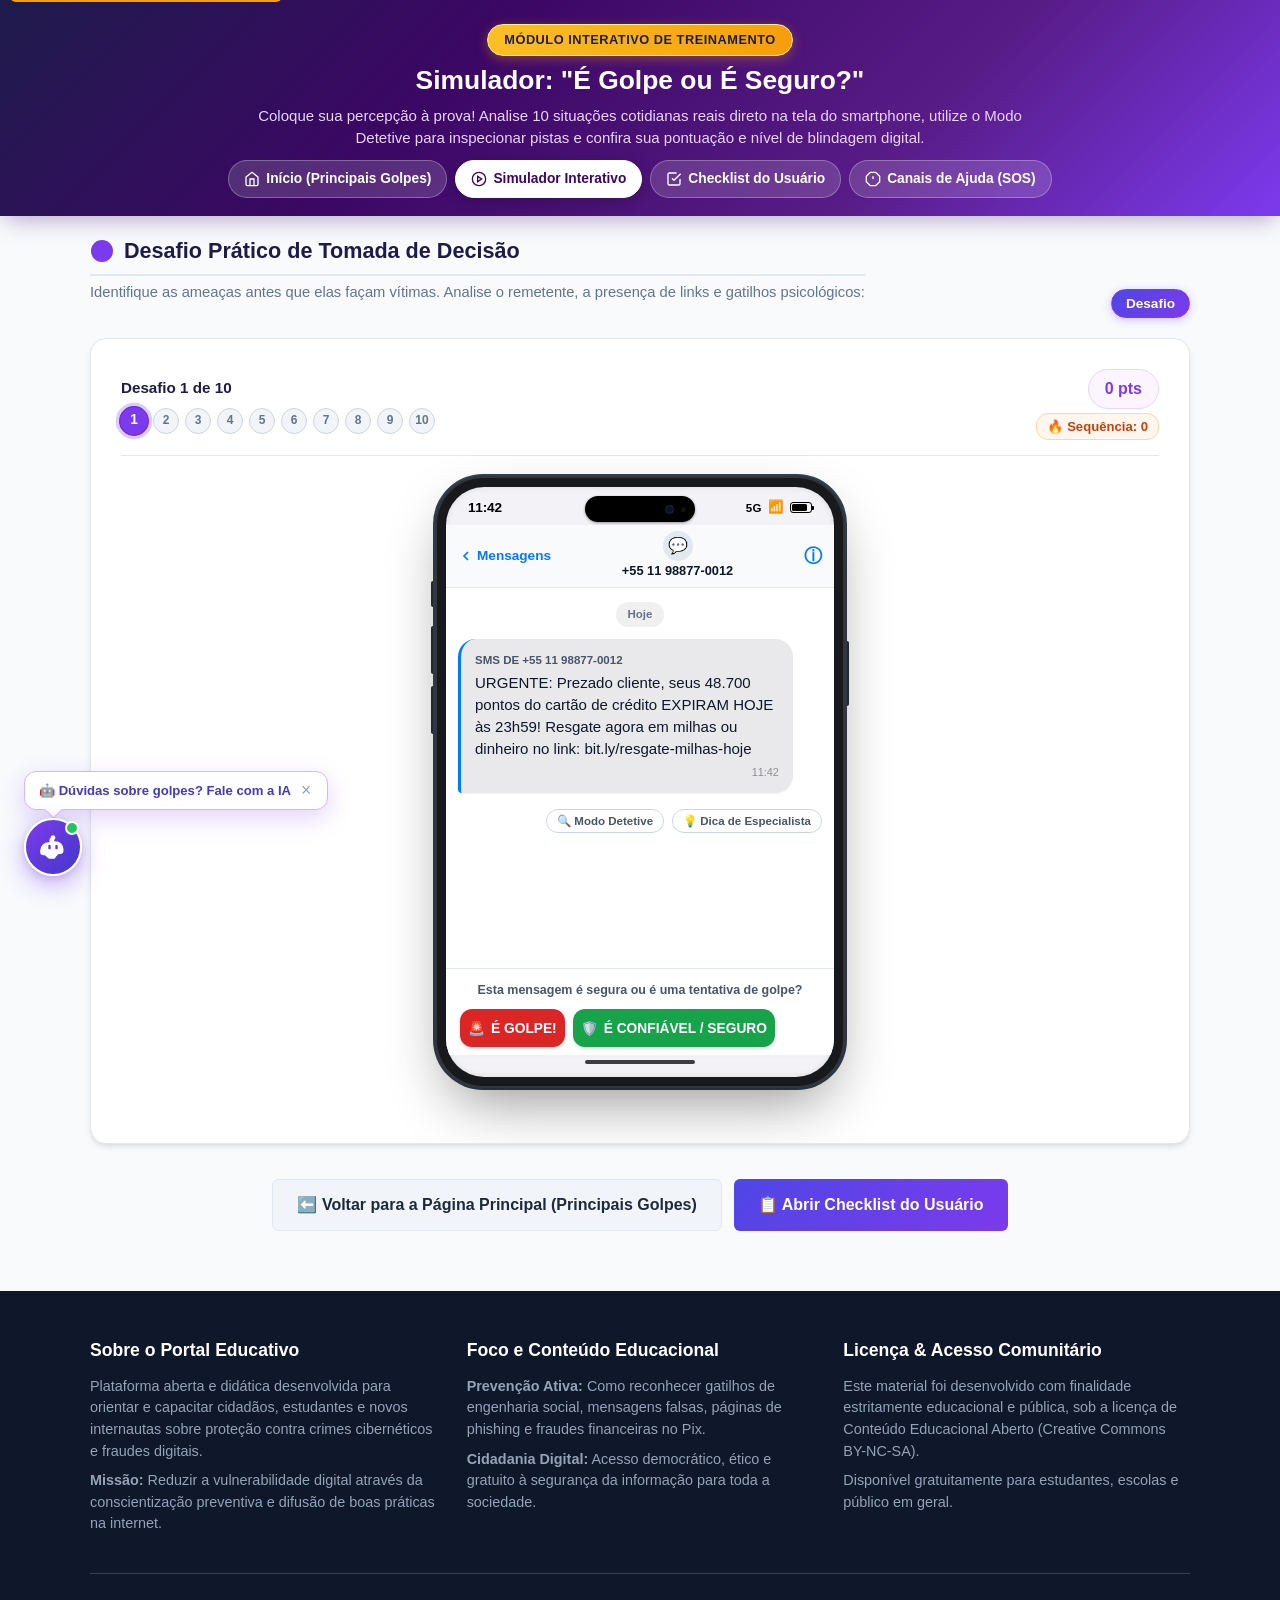
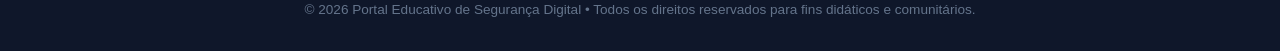
<file: simulador.html>
<!DOCTYPE html>
<html lang="pt-BR">
<head>
  <meta charset="UTF-8">
  <meta name="viewport" content="width=device-width, initial-scale=1.0">
  <title>Simulador de Golpes: É Golpe ou É Seguro? | Portal Educativo</title>
  <meta name="description" content="Simulador prático e gamificado de detecção de fraudes virtuais com 10 cenários reais no smartphone e modo detetive com inspeção de pistas.">
  <link rel="stylesheet" href="css/style.css">
</head>
<body>

  <!-- Link de Acessibilidade para Leitor de Tela -->
  <a href="#conteudo-principal" class="skip-link">Pular para o conteúdo principal</a>

  <!-- Cabeçalho Principal (Hero) -->
  <header class="main-header" role="banner">
    <div class="header-container">
      <span class="portal-badge">Módulo Interativo de Treinamento</span>
      <h1>Simulador: "É Golpe ou É Seguro?"</h1>
      <p class="subtitle">
        Coloque sua percepção à prova! Analise 10 situações cotidianas reais direto na tela do smartphone, utilize o Modo Detetive para inspecionar pistas e confira sua pontuação e nível de blindagem digital.
      </p>

      <!-- Navegação entre Abas -->
      <nav class="nav-pills" aria-label="Navegação entre páginas do portal">
        <a href="index.html">
          <svg width="16" height="16" viewBox="0 0 24 24" fill="none" stroke="currentColor" stroke-width="2"><path d="M3 9l9-7 9 7v11a2 2 0 0 1-2 2H5a2 2 0 0 1-2-2z"/><polyline points="9 22 9 12 15 12 15 22"/></svg>
          Início (Principais Golpes)
        </a>
        <a href="simulador.html" class="active" aria-current="page">
          <svg width="16" height="16" viewBox="0 0 24 24" fill="none" stroke="currentColor" stroke-width="2"><circle cx="12" cy="12" r="10"/><polygon points="10 8 16 12 10 16 10 8"/></svg>
          Simulador Interativo
        </a>
        <a href="checklist.html">
          <svg width="16" height="16" viewBox="0 0 24 24" fill="none" stroke="currentColor" stroke-width="2"><polyline points="9 11 12 14 22 4"/><path d="M21 12v7a2 2 0 0 1-2 2H5a2 2 0 0 1-2-2V5a2 2 0 0 1 2-2h11"/></svg>
          Checklist do Usuário
        </a>
        <a href="sos.html">
          <svg width="16" height="16" viewBox="0 0 24 24" fill="none" stroke="currentColor" stroke-width="2"><polygon points="7.86 2 16.14 2 22 7.86 22 16.14 16.14 22 7.86 22 2 16.14 2 7.86 7.86 2"/><line x1="12" y1="8" x2="12" y2="12"/><line x1="12" y1="16" x2="12.01" y2="16"/></svg>
          Canais de Ajuda (SOS)
        </a>
      </nav>
    </div>
  </header>

  <!-- Conteúdo Central: Simulador com Novas Funções -->
  <main id="conteudo-principal" class="main-container" role="main">

    <section id="simulador-quiz">
      <div class="sim-top-toolbar">
        <div>
          <h2 class="section-title" style="margin-bottom: 6px;">
            <svg viewBox="0 0 24 24" fill="none" stroke="currentColor" stroke-width="2"><circle cx="12" cy="12" r="10"/><polygon points="10 8 16 12 10 16 10 8"/></svg>
            Desafio Prático de Tomada de Decisão
          </h2>
          <p class="lead-text" style="margin-bottom: 15px;">
            Identifique as ameaças antes que elas façam vítimas. Analise o remetente, a presença de links e gatilhos psicológicos:
          </p>
        </div>

        <!-- Modo de Desafio -->
        <div class="sim-category-filter-group" role="group" aria-label="Modo de Desafio">
          <button type="button" class="filter-pill active" data-category="all">Desafio</button>
        </div>
      </div>

      <div class="simulator-container">
        <!-- Cabeçalho do Simulador: Placar e Indicadores de Progresso -->
        <div class="sim-header">
          <div class="sim-progress-indicator-area">
            <strong>Desafio <span id="currentQuestionNum">1</span> de <span id="totalQuestionsNum">10</span></strong>
            <div class="sim-indicators" id="simIndicators" aria-label="Indicadores de progresso de cada questão">
              <!-- Gerado dinamicamente via JS -->
            </div>
          </div>
          <div class="sim-score-wrapper">
            <span class="sim-score" id="simScore">0 pts</span>
            <span class="sim-streak" id="simStreak">🔥 Sequência: 0</span>
          </div>
        </div>

        <!-- Mockup Realista de Celular iPhone com Telas Autênticas dos Aplicativos -->
        <div class="iphone-mockup-wrapper">
          <div class="iphone-chassis" id="scenarioCardElement">
            
            <!-- Botões Laterais de Hardware do iPhone -->
            <div class="iphone-side-btn iphone-side-mute"></div>
            <div class="iphone-side-btn iphone-side-vol-up"></div>
            <div class="iphone-side-btn iphone-side-vol-down"></div>
            <div class="iphone-side-btn iphone-side-power"></div>

            <!-- Tela do iPhone -->
            <div class="iphone-screen" id="iphoneScreen">
              
              <!-- Barra de Status do iPhone (Hora, Dynamic Island e Bateria) -->
              <div class="iphone-status-bar">
                <span class="iphone-clock" id="iphoneClock">09:41</span>
                
                <!-- Dynamic Island com Câmera Frontal e Sensor -->
                <div class="iphone-dynamic-island">
                  <div class="island-camera"></div>
                  <div class="island-sensor"></div>
                </div>

                <div class="iphone-status-icons">
                  <span class="status-icon-cell">5G</span>
                  <span class="status-icon-wifi">📶</span>
                  <div class="iphone-battery-pill">
                    <div class="iphone-battery-fill"></div>
                  </div>
                </div>
              </div>

              <!-- Cabeçalho do Aplicativo Ativo (WhatsApp, SMS, E-mail, Banco, Safari) -->
              <div class="iphone-app-header" id="phoneAppTopBar">
                <!-- Renderizado dinamicamente via JS -->
              </div>

              <!-- Corpo do Aplicativo: Chat, E-mail ou Notificação -->
              <div class="iphone-app-body" id="phoneAppBody">
                <div class="iphone-date-badge" id="iphoneChatDate">Hoje</div>

                <!-- Balãozinho da Mensagem Chegando (com animação de chegada) -->
                <div class="incoming-bubble-container arrived" id="incomingBubbleContainer">
                  <!-- Renderizado dinamicamente via JS com o balão do app específico -->
                </div>

                <!-- Ferramentas Úteis dentro do iPhone: Modo Detetive e Dica -->
                <div class="iphone-inline-tools">
                  <button type="button" class="iphone-tool-btn" id="btnToggleClues" title="Destaca detalhes suspeitos na mensagem">
                    <span id="btnCluesText">🔍 Modo Detetive</span>
                  </button>
                  <button type="button" class="iphone-tool-btn" id="btnToggleHint" title="Obter uma dica pedagógica">
                    <span>💡 Dica de Especialista</span>
                  </button>
                </div>

                <!-- Caixa Expansível de Dica dentro do iPhone -->
                <div class="scenario-hint-box" id="scenarioHintBox" style="display: none;"></div>

                <!-- Painel de Feedback e Análise Pedagógica dentro do iPhone -->
                <div class="sim-feedback" id="simFeedback" role="alert" style="display: none;">
                  <!-- Preenchido dinamicamente via JS pós-voto -->
                </div>
              </div>

              <!-- Dock de Tomada de Decisão na Tela do iPhone -->
              <div class="iphone-decision-dock" id="iphoneDecisionDock">
                <div class="iphone-dock-title" id="iphoneDockTitle">
                  Esta mensagem é segura ou é uma tentativa de golpe?
                </div>

                <!-- Botões de Tomada de Decisão -->
                <div class="sim-actions" id="simActionsArea">
                  <button type="button" class="btn-decision-iphone btn-iphone-danger" id="btnGolpe" aria-label="Classificar como Golpe">
                    <span class="btn-icon">🚨</span>
                    <span>É GOLPE!</span>
                  </button>
                  <button type="button" class="btn-decision-iphone btn-iphone-success" id="btnSeguro" aria-label="Classificar como Seguro">
                    <span class="btn-icon">🛡️</span>
                    <span>É CONFIÁVEL / SEGURO</span>
                  </button>
                </div>

                <!-- Botão Próximo Desafio dentro do iPhone -->
                <div class="iphone-next-action" id="iphoneNextAction" style="display: none;">
                  <button type="button" class="btn-decision-iphone btn-iphone-next" id="btnNextScenario">
                    <span>Próximo Desafio</span>
                    <span class="btn-icon">➔</span>
                  </button>
                </div>
              </div>

              <!-- Indicador de Barra Home do iPhone -->
              <div class="iphone-home-indicator"></div>
            </div>
          </div>
        </div>

        <!-- Painel de Conclusão: Pontuação e Nível de Blindagem -->
        <div class="sim-final-results" id="simFinalResults" style="display: none;">
          <div class="results-header">
            <div class="results-trophy" id="resultsTrophy">🏆</div>
            <h3 id="resultsTitle">Desafio Concluído!</h3>
            <p id="resultsSubtitle">Confira o seu resultado e nível de blindagem digital abaixo:</p>
          </div>

          <div class="results-stats-grid">
            <div class="stat-card">
              <span class="stat-num" id="statFinalScore">0 pts</span>
              <span class="stat-label">Pontuação Total</span>
            </div>
            <div class="stat-card">
              <span class="stat-num" id="statAccuracy">0%</span>
              <span class="stat-label">Taxa de Acerto</span>
            </div>
            <div class="stat-card">
              <span class="stat-num" id="statBlindagemBadge">🛡️ Blindado</span>
              <span class="stat-label">Nível de Blindagem</span>
            </div>
            <div class="stat-card">
              <span class="stat-num" id="statCorrectAnswers">0 / 10</span>
              <span class="stat-label">Decisões Corretas</span>
            </div>
          </div>

          <!-- Diagnóstico e Feedback Pedagógico -->
          <div class="results-feedback-box" id="resultsFeedbackBox" style="background: #ffffff; border-radius: 14px; padding: 22px 24px; border: 1.5px solid #e2e8f0; margin: 24px auto 0; max-width: 650px; text-align: left; box-shadow: 0 4px 14px rgba(0, 0, 0, 0.05);">
            <h4 style="color: #1e1b4b; margin-bottom: 8px; font-size: 1.1rem; display: flex; align-items: center; gap: 8px;">
              <span>💡</span> Diagnóstico de Segurança Digital
            </h4>
            <p id="resultsFeedbackText" style="color: #475569; font-size: 0.95rem; line-height: 1.5; margin: 0;">
              Sua pontuação reflete sua capacidade de identificar golpes cotidianos no WhatsApp, Pix, SMS e E-mails.
            </p>
          </div>

          <div style="text-align: center; margin-top: 28px;">
            <button type="button" class="btn btn-primary" id="btnRestartAll" style="font-size: 1rem; padding: 12px 28px;">
              🔄 Reiniciar Desafio
            </button>
          </div>
        </div>

      </div>
    </section>

    <!-- Navegação de Apoio -->
    <div style="margin-top: 35px; text-align: center; display: flex; gap: 12px; justify-content: center; flex-wrap: wrap;">
      <a href="index.html" class="btn btn-secondary">⬅️ Voltar para a Página Principal (Principais Golpes)</a>
      <a href="checklist.html" class="btn btn-primary">📋 Abrir Checklist do Usuário</a>
    </div>

  </main>

  <!-- Rodapé Institucional Educativo -->
  <footer class="main-footer" role="contentinfo">
    <div class="footer-content">
      <div class="footer-col">
        <h4>Sobre o Portal Educativo</h4>
        <p>Plataforma aberta e didática desenvolvida para orientar e capacitar cidadãos, estudantes e novos internautas sobre proteção contra crimes cibernéticos e fraudes digitais.</p>
        <p><strong>Missão:</strong> Reduzir a vulnerabilidade digital através da conscientização preventiva e difusão de boas práticas na internet.</p>
      </div>

      <div class="footer-col">
        <h4>Foco e Conteúdo Educacional</h4>
        <p><strong>Prevenção Ativa:</strong> Como reconhecer gatilhos de engenharia social, mensagens falsas, páginas de phishing e fraudes financeiras no Pix.</p>
        <p><strong>Cidadania Digital:</strong> Acesso democrático, ético e gratuito à segurança da informação para toda a sociedade.</p>
      </div>

      <div class="footer-col">
        <h4>Licença & Acesso Comunitário</h4>
        <p>Este material foi desenvolvido com finalidade estritamente educacional e pública, sob a licença de Conteúdo Educacional Aberto (Creative Commons BY-NC-SA).</p>
        <p>Disponível gratuitamente para estudantes, escolas e público em geral.</p>
      </div>
    </div>

    <div class="footer-bottom">
      &copy; 2026 Portal Educativo de Segurança Digital &bull; Todos os direitos reservados para fins didáticos e comunitários.
    </div>
  </footer>

  <script src="js/script.js"></script>
</body>
</html>
</file>
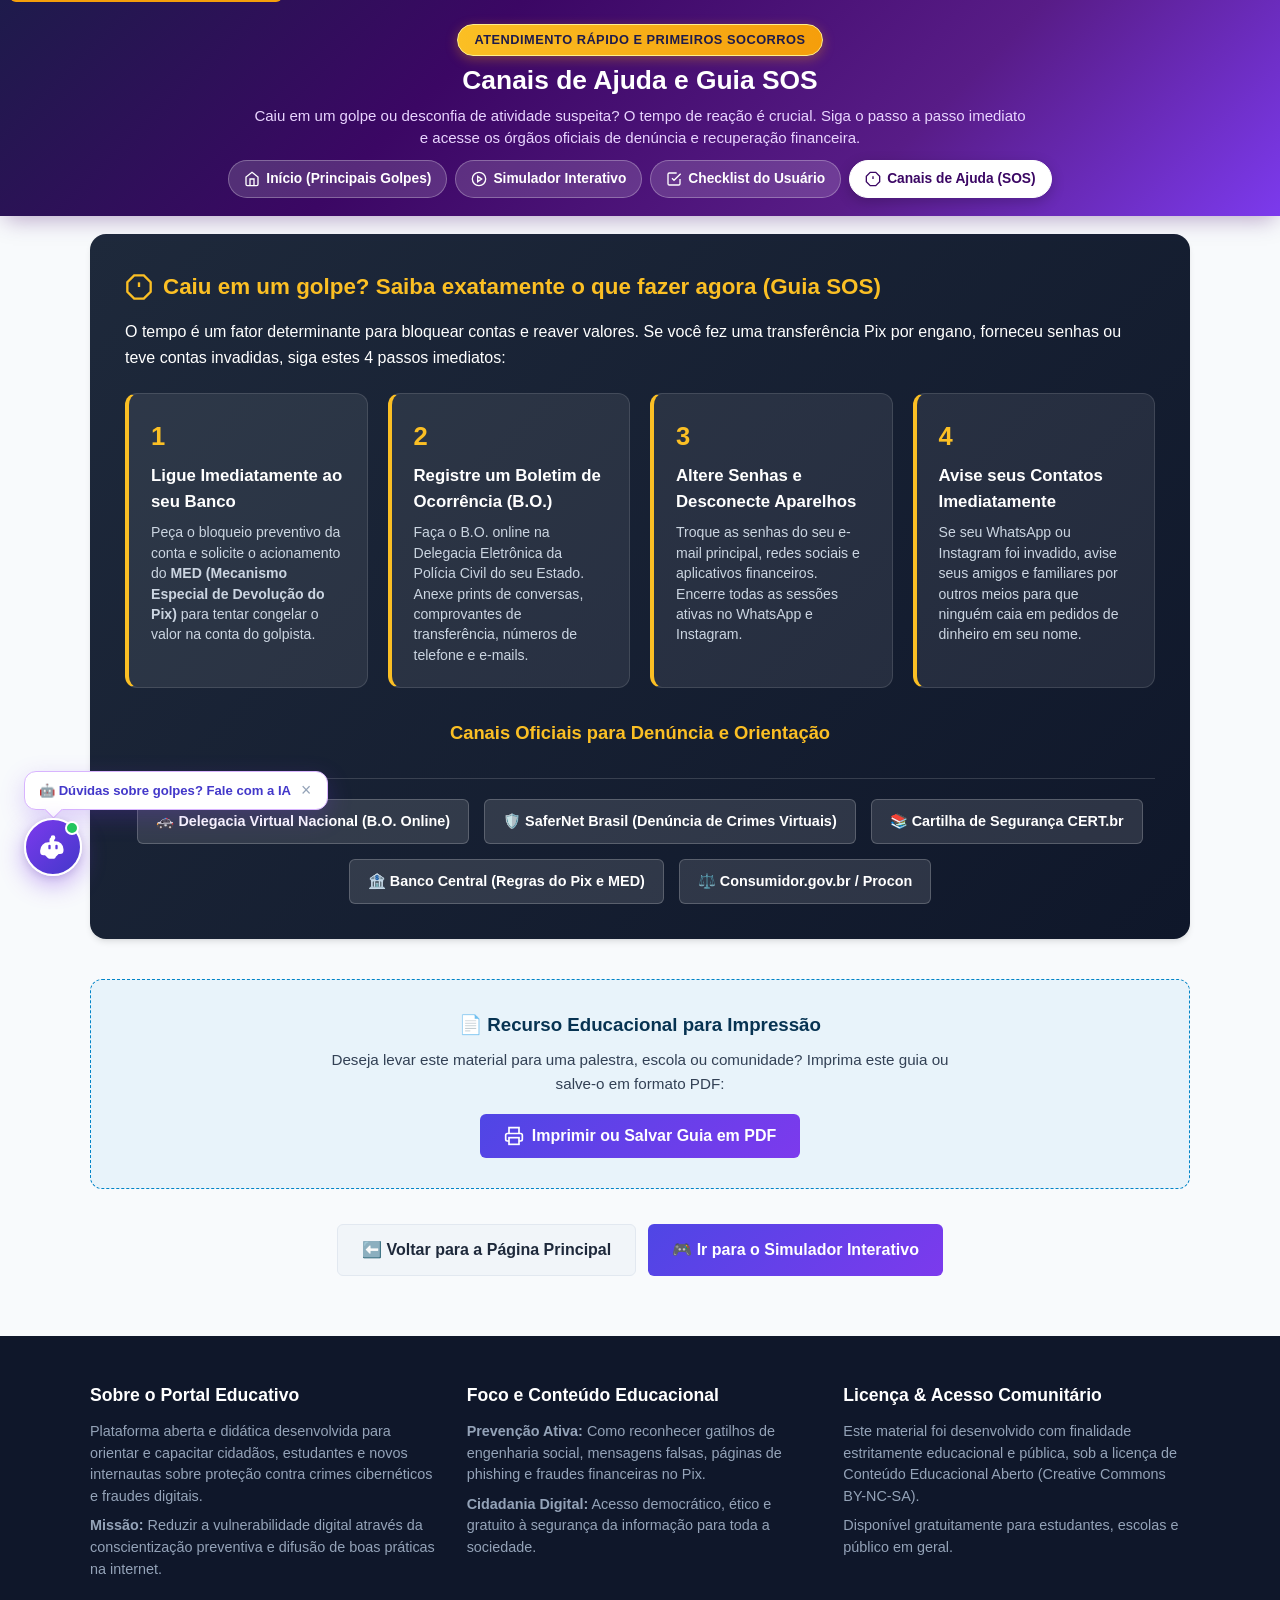
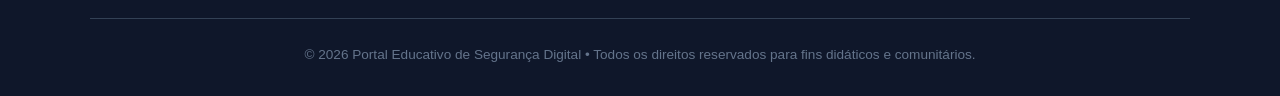
<file: sos.html>
<!DOCTYPE html>
<html lang="pt-BR">
<head>
  <meta charset="UTF-8">
  <meta name="viewport" content="width=device-width, initial-scale=1.0">
  <title>Canais de Ajuda e SOS Golpes | Portal Educativo</title>
  <meta name="description" content="Guia de primeiros socorros caso você tenha caído em um golpe. Como acionar o MED do Pix, registrar B.O. online e onde denunciar.">
  <link rel="stylesheet" href="css/style.css">
</head>
<body>

  <!-- Link de Acessibilidade para Leitor de Tela -->
  <a href="#conteudo-principal" class="skip-link">Pular para o conteúdo principal</a>

  <!-- Cabeçalho Principal (Hero) -->
  <header class="main-header" role="banner">
    <div class="header-container">
      <span class="portal-badge">Atendimento Rápido e Primeiros Socorros</span>
      <h1>Canais de Ajuda e Guia SOS</h1>
      <p class="subtitle">
        Caiu em um golpe ou desconfia de atividade suspeita? O tempo de reação é crucial. Siga o passo a passo imediato e acesse os órgãos oficiais de denúncia e recuperação financeira.
      </p>

      <!-- Navegação entre Abas -->
      <nav class="nav-pills" aria-label="Navegação entre páginas do portal">
        <a href="index.html">
          <svg width="16" height="16" viewBox="0 0 24 24" fill="none" stroke="currentColor" stroke-width="2"><path d="M3 9l9-7 9 7v11a2 2 0 0 1-2 2H5a2 2 0 0 1-2-2z"/><polyline points="9 22 9 12 15 12 15 22"/></svg>
          Início (Principais Golpes)
        </a>
        <a href="simulador.html">
          <svg width="16" height="16" viewBox="0 0 24 24" fill="none" stroke="currentColor" stroke-width="2"><circle cx="12" cy="12" r="10"/><polygon points="10 8 16 12 10 16 10 8"/></svg>
          Simulador Interativo
        </a>
        <a href="checklist.html">
          <svg width="16" height="16" viewBox="0 0 24 24" fill="none" stroke="currentColor" stroke-width="2"><polyline points="9 11 12 14 22 4"/><path d="M21 12v7a2 2 0 0 1-2 2H5a2 2 0 0 1-2-2V5a2 2 0 0 1 2-2h11"/></svg>
          Checklist do Usuário
        </a>
        <a href="sos.html" class="active" aria-current="page">
          <svg width="16" height="16" viewBox="0 0 24 24" fill="none" stroke="currentColor" stroke-width="2"><polygon points="7.86 2 16.14 2 22 7.86 22 16.14 16.14 22 7.86 22 2 16.14 2 7.86 7.86 2"/><line x1="12" y1="8" x2="12" y2="12"/><line x1="12" y1="16" x2="12.01" y2="16"/></svg>
          Canais de Ajuda (SOS)
        </a>
      </nav>
    </div>
  </header>

  <!-- Conteúdo Central: SOS e Canais de Denúncia -->
  <main id="conteudo-principal" class="main-container" role="main">

    <section id="sos-denuncia">
      <div class="sos-box">
        <h3>
          <svg width="28" height="28" viewBox="0 0 24 24" fill="none" stroke="currentColor" stroke-width="2"><polygon points="7.86 2 16.14 2 22 7.86 22 16.14 16.14 22 7.86 22 2 16.14 2 7.86 7.86 2"/><line x1="12" y1="8" x2="12" y2="12"/><line x1="12" y1="16" x2="12.01" y2="16"/></svg>
          Caiu em um golpe? Saiba exatamente o que fazer agora (Guia SOS)
        </h3>
        <p>
          O tempo é um fator determinante para bloquear contas e reaver valores. Se você fez uma transferência Pix por engano, forneceu senhas ou teve contas invadidas, siga estes 4 passos imediatos:
        </p>

        <div class="sos-steps">
          <div class="sos-step interactive-card" tabindex="0" role="button" aria-expanded="false" aria-label="Passo 1: Ligue ao banco. Clique ou toque para expandir.">
            <div class="sos-step-num">1</div>
            <h4>Ligue Imediatamente ao seu Banco</h4>
            <p>Peça o bloqueio preventivo da conta e solicite o acionamento do <strong>MED (Mecanismo Especial de Devolução do Pix)</strong> para tentar congelar o valor na conta do golpista.</p>
          </div>

          <div class="sos-step interactive-card" tabindex="0" role="button" aria-expanded="false" aria-label="Passo 2: Boletim de Ocorrência. Clique ou toque para expandir.">
            <div class="sos-step-num">2</div>
            <h4>Registre um Boletim de Ocorrência (B.O.)</h4>
            <p>Faça o B.O. online na Delegacia Eletrônica da Polícia Civil do seu Estado. Anexe prints de conversas, comprovantes de transferência, números de telefone e e-mails.</p>
          </div>

          <div class="sos-step interactive-card" tabindex="0" role="button" aria-expanded="false" aria-label="Passo 3: Altere senhas. Clique ou toque para expandir.">
            <div class="sos-step-num">3</div>
            <h4>Altere Senhas e Desconecte Aparelhos</h4>
            <p>Troque as senhas do seu e-mail principal, redes sociais e aplicativos financeiros. Encerre todas as sessões ativas no WhatsApp e Instagram.</p>
          </div>

          <div class="sos-step interactive-card" tabindex="0" role="button" aria-expanded="false" aria-label="Passo 4: Avise contatos. Clique ou toque para expandir.">
            <div class="sos-step-num">4</div>
            <h4>Avise seus Contatos Imediatamente</h4>
            <p>Se seu WhatsApp ou Instagram foi invadido, avise seus amigos e familiares por outros meios para que ninguém caia em pedidos de dinheiro em seu nome.</p>
          </div>
        </div>

        <h4 style="margin-top: 30px; font-size: 1.15rem; color: #fbbf24; text-align: center;">Canais Oficiais para Denúncia e Orientação</h4>

        <div class="channels-list">
          <a href="https://delegaciavirtual.sinesp.gov.br/" target="_blank" rel="noopener noreferrer" class="channel-btn">
            🚓 Delegacia Virtual Nacional (B.O. Online)
          </a>
          <a href="https://new.safernet.org.br/denuncie" target="_blank" rel="noopener noreferrer" class="channel-btn">
            🛡️ SaferNet Brasil (Denúncia de Crimes Virtuais)
          </a>
          <a href="https://cartilha.cert.br/" target="_blank" rel="noopener noreferrer" class="channel-btn">
            📚 Cartilha de Segurança CERT.br
          </a>
          <a href="https://www.bcb.gov.br/estabilidadefinanceira/pix" target="_blank" rel="noopener noreferrer" class="channel-btn">
            🏦 Banco Central (Regras do Pix e MED)
          </a>
          <a href="https://www.consumidor.gov.br/" target="_blank" rel="noopener noreferrer" class="channel-btn">
            ⚖️ Consumidor.gov.br / Procon
          </a>
        </div>
      </div>
    </section>

    <!-- Área de Impressão / Guia em PDF -->
    <section class="print-section">
      <h3>📄 Recurso Educacional para Impressão</h3>
      <p>
        Deseja levar este material para uma palestra, escola ou comunidade? Imprima este guia ou salve-o em formato PDF:
      </p>
      <button class="btn btn-primary" id="printGuideBtn">
        <svg width="20" height="20" viewBox="0 0 24 24" fill="none" stroke="currentColor" stroke-width="2"><polyline points="6 9 6 2 18 2 18 9"/><path d="M6 18H4a2 2 0 0 1-2-2v-5a2 2 0 0 1 2-2h16a2 2 0 0 1 2 2v5a2 2 0 0 1-2 2h-2"/><rect x="6" y="14" width="12" height="8"/></svg>
        Imprimir ou Salvar Guia em PDF
      </button>
    </section>

    <!-- Navegação de Apoio -->
    <div style="margin-top: 35px; text-align: center; display: flex; gap: 12px; justify-content: center; flex-wrap: wrap;">
      <a href="index.html" class="btn btn-secondary">⬅️ Voltar para a Página Principal</a>
      <a href="simulador.html" class="btn btn-primary">🎮 Ir para o Simulador Interativo</a>
    </div>

  </main>

  <!-- Rodapé Institucional Educativo -->
  <footer class="main-footer" role="contentinfo">
    <div class="footer-content">
      <div class="footer-col">
        <h4>Sobre o Portal Educativo</h4>
        <p>Plataforma aberta e didática desenvolvida para orientar e capacitar cidadãos, estudantes e novos internautas sobre proteção contra crimes cibernéticos e fraudes digitais.</p>
        <p><strong>Missão:</strong> Reduzir a vulnerabilidade digital através da conscientização preventiva e difusão de boas práticas na internet.</p>
      </div>

      <div class="footer-col">
        <h4>Foco e Conteúdo Educacional</h4>
        <p><strong>Prevenção Ativa:</strong> Como reconhecer gatilhos de engenharia social, mensagens falsas, páginas de phishing e fraudes financeiras no Pix.</p>
        <p><strong>Cidadania Digital:</strong> Acesso democrático, ético e gratuito à segurança da informação para toda a sociedade.</p>
      </div>

      <div class="footer-col">
        <h4>Licença & Acesso Comunitário</h4>
        <p>Este material foi desenvolvido com finalidade estritamente educacional e pública, sob a licença de Conteúdo Educacional Aberto (Creative Commons BY-NC-SA).</p>
        <p>Disponível gratuitamente para estudantes, escolas e público em geral.</p>
      </div>
    </div>

    <div class="footer-bottom">
      &copy; 2026 Portal Educativo de Segurança Digital &bull; Todos os direitos reservados para fins didáticos e comunitários.
    </div>
  </footer>

  <script src="js/script.js"></script>
</body>
</html>
</file>
<file: css/style.css>
/* ==========================================================================
   PORTAL DIGITAL EDUCATIVO - PREVENÇÃO DE GOLPES VIRTUAIS E SEGURANÇA NA INTERNET
   Recurso Didático Aberto e Acessível para Conscientização Digital
   ========================================================================== */

:root {
  --primary: #0a4b78;
  --primary-dark: #073352;
  --primary-light: #e8f3fa;
  --secondary: #0284c7;
  --secondary-light: #e0f2fe;
  --accent: #f59e0b;
  --accent-light: #fef3c7;
  --danger: #dc2626;
  --danger-light: #fee2e2;
  --success: #16a34a;
  --success-light: #dcfce7;
  --text-main: #1e293b;
  --text-muted: #64748b;
  --bg-page: #f8fafc;
  --bg-card: #ffffff;
  --border: #e2e8f0;
  --shadow-sm: 0 1px 3px rgba(0,0,0,0.08);
  --shadow-md: 0 4px 6px -1px rgba(0,0,0,0.1), 0 2px 4px -2px rgba(0,0,0,0.06);
  --shadow-lg: 0 10px 15px -3px rgba(0,0,0,0.1), 0 4px 6px -4px rgba(0,0,0,0.05);
  --radius-sm: 6px;
  --radius-md: 12px;
  --radius-lg: 16px;
  --font-main: -apple-system, BlinkMacSystemFont, "Segoe UI", Roboto, Helvetica, Arial, sans-serif;
}

* {
  box-sizing: border-box;
  margin: 0;
  padding: 0;
}

body {
  font-family: var(--font-main);
  background-color: var(--bg-page);
  color: var(--text-main);
  line-height: 1.6;
  font-size: 16px;
  -webkit-font-smoothing: antialiased;
}

/* Acessibilidade - Link para pular para o conteúdo */
.skip-link {
  position: absolute;
  top: -40px;
  left: 10px;
  background: var(--accent);
  color: #000;
  padding: 8px 16px;
  text-decoration: none;
  font-weight: bold;
  border-radius: var(--radius-sm);
  z-index: 1000;
  transition: top 0.2s ease;
}
.skip-link:focus {
  top: 10px;
}

/* Header & Navegação */
header.main-header {
  background: linear-gradient(135deg, #1e1b4b 0%, #3b0764 35%, #581c87 70%, #7c3aed 100%);
  color: #fff;
  padding: 24px 20px 18px;
  box-shadow: 0 8px 22px -5px rgba(59, 7, 100, 0.35);
  position: relative;
}

.header-container {
  max-width: 1140px;
  margin: 0 auto;
  text-align: center;
}

.portal-badge {
  display: inline-block;
  background: linear-gradient(90deg, #fbbf24 0%, #f59e0b 100%);
  color: #1e1b4b;
  padding: 5px 16px;
  border-radius: 20px;
  font-size: 0.8rem;
  font-weight: 800;
  margin-bottom: 8px;
  text-transform: uppercase;
  letter-spacing: 0.5px;
  border: 1px solid #fef08a;
  box-shadow: 0 3px 12px rgba(245, 158, 11, 0.35);
}

.main-header h1 {
  font-size: 1.65rem;
  font-weight: 800;
  line-height: 1.25;
  margin-bottom: 8px;
}

.header-title-main {
  display: block;
  font-size: 1.85rem;
  font-weight: 800;
  letter-spacing: -0.3px;
  line-height: 1.2;
  margin-bottom: 4px;
}

.header-title-sub {
  display: block;
  font-size: 1.2rem;
  font-weight: 600;
  color: #f1f5f9;
  line-height: 1.3;
  letter-spacing: normal;
}

.main-header p.subtitle {
  font-size: 0.94rem;
  color: #e9d5ff;
  max-width: 780px;
  margin: 0 auto 12px;
  font-weight: 400;
  line-height: 1.4;
}

/* Navegação rápida */
.nav-pills {
  display: flex;
  justify-content: center;
  flex-wrap: wrap;
  gap: 8px;
  margin-top: 10px;
}

.nav-pills a {
  background: rgba(255, 255, 255, 0.15);
  color: #ffffff;
  text-decoration: none;
  padding: 7px 15px;
  border-radius: 24px;
  font-size: 0.86rem;
  font-weight: 600;
  transition: all 0.25s ease;
  display: inline-flex;
  align-items: center;
  gap: 6px;
  border: 1px solid rgba(255, 255, 255, 0.28);
}

.nav-pills a:hover,
.nav-pills a:focus {
  background: #ffffff;
  color: #3b0764;
  transform: translateY(-2px);
  box-shadow: 0 4px 12px rgba(0, 0, 0, 0.2);
}

.nav-pills a.active {
  background: #ffffff;
  color: #3b0764;
  font-weight: 700;
  box-shadow: 0 4px 14px rgba(0, 0, 0, 0.2);
  border-color: #ffffff;
}

/* Layout do Conteúdo Principal */
.main-container {
  max-width: 1140px;
  margin: 18px auto 35px;
  padding: 0 20px;
}

/* Grid & Seções */
section {
  margin-bottom: 35px;
  scroll-margin-top: 20px;
}

.section-title {
  display: flex;
  align-items: center;
  gap: 10px;
  margin-bottom: 8px;
  padding-bottom: 6px;
  border-bottom: 2px solid var(--border);
  color: #1e1b4b;
  font-size: 1.35rem;
  font-weight: 700;
}

.section-title svg {
  width: 24px;
  height: 24px;
  fill: currentColor;
  flex-shrink: 0;
  color: #7c3aed;
}

.lead-text {
  font-size: 0.92rem;
  color: var(--text-muted);
  margin-bottom: 12px;
  line-height: 1.45;
}

/* ==========================================================================
   CARDS DE GOLPES: ANIMAÇÃO AO PASSAR O MOUSE E EXPANSÃO AO TOQUE/CLIQUE
   ========================================================================== */
.cards-grid {
  display: grid;
  grid-template-columns: repeat(3, 1fr);
  gap: 16px;
  align-items: start;
  margin-bottom: 28px;
  position: relative;
}

@media (max-width: 992px) {
  .cards-grid {
    grid-template-columns: repeat(2, 1fr);
    gap: 14px;
  }
}

@media (max-width: 640px) {
  .cards-grid {
    grid-template-columns: 1fr;
    gap: 12px;
  }
}

/* Invólucro estático que preserva rigorosamente o fluxo do grid */
.card-wrapper {
  position: relative;
  min-height: 142px;
  height: 142px;
  transition: z-index 0.2s ease;
}

.card-wrapper:hover,
.card-wrapper:has(.card:hover) {
  z-index: 100;
}

.card-wrapper.has-expanded,
.card-wrapper:has(.card.expanded) {
  z-index: 95;
}

.card {
  background: linear-gradient(155deg, #ffffff 0%, #faf5ff 100%);
  border-radius: 16px;
  padding: 20px 22px 18px;
  min-height: 142px;
  width: 100%;
  border: 1.5px solid #e9d5ff;
  box-shadow: 0 4px 14px -2px rgba(147, 51, 234, 0.08), 0 2px 6px -1px rgba(0, 0, 0, 0.03);
  display: flex;
  flex-direction: column;
  position: relative;
  cursor: pointer;
  touch-action: manipulation;
  user-select: none;
  -webkit-tap-highlight-color: transparent;
  transition: 
    transform 0.3s ease,
    box-shadow 0.3s ease,
    border-color 0.28s ease,
    background 0.28s ease;
}

/* 1. Efeito no Desktop: Expansão para a FRENTE (Sobreposição no Primeiro Plano, Sem Zoom) */
@media (hover: hover) and (pointer: fine) {
  .card.interactive-card:hover,
  .card-wrapper:hover .card.interactive-card {
    position: absolute;
    top: 0;
    left: 0;
    width: 100%;
    z-index: 100;
    transform: translateY(-6px);
    background: #ffffff;
    box-shadow: 
      0 22px 48px -8px rgba(124, 58, 237, 0.42),
      0 10px 24px -6px rgba(15, 23, 42, 0.15),
      0 0 0 2px rgba(147, 51, 234, 0.45);
    border-color: #9333ea;
  }

  .card.interactive-card:hover .card-icon,
  .card-wrapper:hover .card.interactive-card .card-icon {
    transform: rotate(4deg);
    filter: brightness(1.12);
  }

  .card.interactive-card:hover .card-expandable-content,
  .card-wrapper:hover .card.interactive-card .card-expandable-content {
    max-height: 700px;
    opacity: 1;
    pointer-events: auto;
    margin-top: 14px;
    padding-top: 12px;
    border-top: 1px solid rgba(124, 58, 237, 0.15);
  }
}

/* 2. Efeito ao Clicar (Mantém o balão expandido à frente fixado) */
.card.interactive-card.expanded {
  position: absolute;
  top: 0;
  left: 0;
  width: 100%;
  z-index: 95;
  transform: translateY(-6px);
  background: #ffffff;
  box-shadow: 
    0 22px 48px -8px rgba(124, 58, 237, 0.42),
    0 10px 24px -6px rgba(15, 23, 42, 0.15),
    0 0 0 2px rgba(147, 51, 234, 0.45);
  border-color: #9333ea;
}

.card.interactive-card.expanded .card-icon {
  transform: rotate(4deg);
  filter: brightness(1.12);
}

.card.interactive-card.expanded .card-expandable-content {
  max-height: 700px;
  opacity: 1;
  pointer-events: auto;
  margin-top: 14px;
  padding-top: 12px;
  border-top: 1px solid rgba(124, 58, 237, 0.15);
}

@media (max-width: 640px) {
  .card-wrapper {
    height: auto;
    min-height: auto;
  }
  .card.interactive-card.expanded {
    position: relative;
    top: auto;
    left: auto;
    transform: translateY(-2px);
    box-shadow: 0 16px 36px -6px rgba(124, 58, 237, 0.35), 0 0 0 2px #9333ea;
  }
}

/* Animação tátil suave no mobile ao tocar */
@keyframes mobileBalloonPop {
  0% {
    transform: scale(1);
  }
  35% {
    transform: scale(0.97) translateY(2px);
  }
  65% {
    transform: scale(1.03) translateY(-4px);
    box-shadow: 0 18px 36px -6px rgba(124, 58, 237, 0.35), 0 0 0 3px rgba(168, 85, 247, 0.4);
  }
  100% {
    transform: scale(1.02) translateY(-4px);
    box-shadow: 0 16px 32px -6px rgba(147, 51, 234, 0.28), 0 0 0 2px rgba(168, 85, 247, 0.35);
    background: #ffffff;
    border-color: #9333ea;
  }
}

.card.mobile-animated {
  animation: mobileBalloonPop 0.4s cubic-bezier(0.25, 1, 0.5, 1) forwards;
}





/* Estrutura Interna do Card */
.card-header {
  display: flex;
  align-items: center;
  gap: 14px;
  margin-bottom: 8px;
}

.card-icon {
  width: 46px;
  height: 46px;
  border-radius: 12px;
  display: flex;
  align-items: center;
  justify-content: center;
  flex-shrink: 0;
  transition: all 0.3s cubic-bezier(0.34, 1.56, 0.64, 1);
}

.card-icon svg {
  width: 26px;
  height: 26px;
  display: block;
}

.card-title-wrap {
  min-width: 0;
  flex: 1;
}

.card-header h3 {
  font-size: 1.06rem;
  color: #0f172a;
  font-weight: 700;
  line-height: 1.25;
  margin: 0;
}

.card-header .badge-type {
  font-size: 0.72rem;
  text-transform: uppercase;
  color: #7e22ce;
  font-weight: 800;
  display: block;
  margin-bottom: 3px;
  letter-spacing: 0.5px;
}

/* Descrição Breve no Estado de Repouso */
.card-brief-desc {
  font-size: 0.88rem;
  line-height: 1.45;
  color: #475569;
  margin: 4px 0 0;
  display: -webkit-box;
  -webkit-line-clamp: 2;
  -webkit-box-orient: vertical;
  overflow: hidden;
}

/* Conteúdo Expandível (Restante da Informação) */
.card-expandable-content {
  max-height: 0;
  opacity: 0;
  overflow: hidden;
  pointer-events: none;
  transition: 
    max-height 0.38s cubic-bezier(0.16, 1, 0.3, 1),
    opacity 0.28s ease,
    margin-top 0.25s ease,
    padding-top 0.25s ease;
}

/* Ícones Vivos e Autênticos */
.card-icon.icon-email {
  background: #ffffff;
  border: 1.5px solid #fecaca;
  box-shadow: 0 3px 10px rgba(239, 68, 68, 0.2);
}

.card-icon.icon-whatsapp {
  background: linear-gradient(135deg, #25D366 0%, #128C7E 100%);
  box-shadow: 0 3px 10px rgba(37, 211, 102, 0.4);
}

.card-icon.icon-pix {
  background: linear-gradient(135deg, #32BCAD 0%, #008779 100%);
  box-shadow: 0 3px 10px rgba(50, 188, 173, 0.4);
}

.card-icon.icon-telefonia {
  background: linear-gradient(135deg, #0284c7 0%, #1e40af 100%);
  box-shadow: 0 3px 10px rgba(2, 132, 199, 0.4);
}

.card-icon.icon-social {
  background: radial-gradient(circle at 30% 107%, #fdf497 0%, #fdf497 5%, #fd5949 45%, #d6249f 60%, #285AEB 90%);
  box-shadow: 0 3px 10px rgba(214, 36, 159, 0.4);
}

.card-icon.icon-invasao {
  background: linear-gradient(135deg, #ef4444 0%, #7f1d1d 100%);
  box-shadow: 0 3px 10px rgba(239, 68, 68, 0.4);
}

.card-body {
  flex-grow: 1;
  color: #334155;
  font-size: 0.85rem;
  line-height: 1.45;
  margin-bottom: 8px;
  transition: color 0.2s ease;
}

.card-body p {
  margin-bottom: 6px;
}

.card-body ul {
  padding-left: 18px;
  margin-bottom: 8px;
}

.card-body li {
  margin-bottom: 4px;
  font-size: 0.82rem;
}

.card-body code {
  background: #f1f5f9;
  padding: 1px 4px;
  border-radius: 4px;
  font-size: 0.78rem;
  color: #b91c1c;
}

/* Alertas didáticos */
.alert {
  padding: 9px 12px;
  border-radius: 8px;
  font-size: 0.81rem;
  line-height: 1.4;
  margin-top: auto;
  border-left: 3.5px solid;
  transition: transform 0.2s ease, box-shadow 0.2s ease;
}

.alert-danger {
  background-color: var(--danger-light);
  color: #991b1b;
  border-left-color: var(--danger);
}

.alert-warning {
  background-color: var(--accent-light);
  color: #92400e;
  border-left-color: var(--accent);
}

.alert-success {
  background-color: var(--success-light);
  color: #166534;
  border-left-color: var(--success);
}

.alert strong {
  display: block;
  margin-bottom: 2px;
  font-weight: 700;
}

/* ==========================================================================
   SIMULADOR INTERATIVO / QUIZ
   ========================================================================== */
/* ==========================================================================
   SIMULADOR INTERATIVO / QUIZ GAMIFICADO COM MODO DETETIVE
   ========================================================================== */
.sim-top-toolbar {
  display: flex;
  justify-content: space-between;
  align-items: flex-end;
  flex-wrap: wrap;
  gap: 15px;
  margin-bottom: 20px;
}

.sim-category-filter-group {
  display: flex;
  gap: 8px;
  flex-wrap: wrap;
}

.filter-pill {
  background: #ffffff;
  border: 1px solid var(--border);
  color: var(--text-muted);
  border-radius: 20px;
  padding: 6px 14px;
  font-size: 0.85rem;
  font-weight: 600;
  cursor: pointer;
  transition: all 0.2s ease;
}

.filter-pill:hover {
  background: #f8fafc;
  color: var(--text-main);
  border-color: #cbd5e1;
}

.filter-pill.active {
  background: linear-gradient(135deg, #4f46e5 0%, #7c3aed 100%);
  color: #ffffff;
  border-color: #7c3aed;
  font-weight: 700;
  box-shadow: 0 2px 8px rgba(124, 58, 237, 0.3);
}

.simulator-container {
  background: #ffffff;
  border-radius: var(--radius-lg);
  border: 1px solid var(--border);
  box-shadow: var(--shadow-md);
  padding: 30px;
  position: relative;
  overflow: hidden;
}

.sim-header {
  display: flex;
  justify-content: space-between;
  align-items: center;
  flex-wrap: wrap;
  gap: 15px;
  margin-bottom: 20px;
  padding-bottom: 15px;
  border-bottom: 1px solid var(--border);
}

.sim-progress-indicator-area strong {
  display: block;
  font-size: 0.95rem;
  color: #1e1b4b;
  margin-bottom: 8px;
}

.sim-indicators {
  display: flex;
  gap: 6px;
  flex-wrap: wrap;
  align-items: center;
}

.sim-indicator-dot {
  width: 26px;
  height: 26px;
  border-radius: 50%;
  background: #f1f5f9;
  color: #64748b;
  font-size: 0.75rem;
  font-weight: 700;
  display: flex;
  align-items: center;
  justify-content: center;
  border: 1px solid #cbd5e1;
  transition: all 0.25s ease;
}

.sim-indicator-dot.current {
  background: #7c3aed;
  color: #ffffff;
  border-color: #6d28d9;
  transform: scale(1.15);
  box-shadow: 0 0 0 3px rgba(124, 58, 237, 0.25);
}

.sim-indicator-dot.correct {
  background: #16a34a;
  color: #ffffff;
  border-color: #15803d;
  font-size: 0.85rem;
}

.sim-indicator-dot.wrong {
  background: #dc2626;
  color: #ffffff;
  border-color: #b91c1c;
  font-size: 0.85rem;
}

.sim-score-wrapper {
  display: flex;
  flex-direction: column;
  align-items: flex-end;
  gap: 4px;
}

.sim-score {
  background: #faf5ff;
  color: #7c3aed;
  border: 1px solid #e9d5ff;
  padding: 6px 16px;
  border-radius: 20px;
  font-weight: 800;
  font-size: 1rem;
}

.sim-streak {
  font-size: 0.82rem;
  font-weight: 700;
  color: #c2410c;
  background: #fff7ed;
  padding: 2px 10px;
  border-radius: 12px;
  border: 1px solid #fed7aa;
}

/* ==========================================================================
   SIMULADOR GAMIFICADO: MOCKUP REALISTA DE IPHONE COM TELAS REAIS DE APPS
   ========================================================================== */

.iphone-mockup-wrapper {
  display: flex;
  justify-content: center;
  margin: 15px auto 25px auto;
  width: 100%;
  position: relative;
  z-index: 20;
}

/* Chassi de Hardware do iPhone */
.iphone-chassis {
  width: 100%;
  max-width: 410px;
  background: #18191c;
  border-radius: 48px;
  padding: 11px;
  box-shadow: 0 25px 60px -15px rgba(0, 0, 0, 0.45), 0 0 0 2px #334155, inset 0 0 0 2px rgba(255, 255, 255, 0.12);
  position: relative;
  box-sizing: border-box;
}

/* Botões Laterais de Hardware do iPhone */
.iphone-side-btn {
  position: absolute;
  background: #2b2d35;
  border-radius: 3px;
  z-index: -1;
}

.iphone-side-mute {
  left: -4px;
  top: 105px;
  width: 4px;
  height: 26px;
}

.iphone-side-vol-up {
  left: -4px;
  top: 150px;
  width: 4px;
  height: 48px;
}

.iphone-side-vol-down {
  left: -4px;
  top: 210px;
  width: 4px;
  height: 48px;
}

.iphone-side-power {
  right: -4px;
  top: 165px;
  width: 4px;
  height: 65px;
}

/* Tela do iPhone */
.iphone-screen {
  background: #f2f2f7;
  border-radius: 38px;
  overflow: hidden;
  display: flex;
  flex-direction: column;
  min-height: 590px;
  box-shadow: inset 0 0 6px rgba(0, 0, 0, 0.1);
  position: relative;
}

/* Barra de Status do iPhone */
.iphone-status-bar {
  display: flex;
  justify-content: space-between;
  align-items: center;
  padding: 10px 22px 6px 22px;
  font-size: 0.85rem;
  font-weight: 700;
  color: #000000;
  background: transparent;
  position: relative;
  z-index: 10;
}

.iphone-clock {
  font-variant-numeric: tabular-nums;
  letter-spacing: -0.2px;
}

/* Dynamic Island do iPhone */
.iphone-dynamic-island {
  position: absolute;
  left: 50%;
  transform: translateX(-50%);
  top: 9px;
  width: 110px;
  height: 26px;
  background: #000000;
  border-radius: 20px;
  display: flex;
  align-items: center;
  justify-content: flex-end;
  padding-right: 9px;
  gap: 7px;
  box-shadow: 0 1px 3px rgba(0, 0, 0, 0.4);
}

.island-camera {
  width: 9px;
  height: 9px;
  border-radius: 50%;
  background: #0c1021;
  border: 1.5px solid #1e293b;
}

.island-sensor {
  width: 5px;
  height: 5px;
  border-radius: 50%;
  background: #111111;
}

.iphone-status-icons {
  display: flex;
  align-items: center;
  gap: 6px;
  font-size: 0.78rem;
}

.status-icon-cell {
  font-weight: 800;
  font-size: 0.72rem;
  letter-spacing: 0.5px;
}

.iphone-battery-pill {
  width: 22px;
  height: 11px;
  border: 1.5px solid #000000;
  border-radius: 3px;
  padding: 1px;
  display: inline-flex;
  position: relative;
}

.iphone-battery-pill::after {
  content: '';
  position: absolute;
  right: -3px;
  top: 2.5px;
  width: 2px;
  height: 4px;
  background: #000000;
  border-radius: 0 1px 1px 0;
}

.iphone-battery-fill {
  width: 85%;
  height: 100%;
  background: #000000;
  border-radius: 1.5px;
}

/* ==========================================================================
   CABEÇALHOS AUTÊNTICOS DOS APLICATIVOS (WHATSAPP, SMS, EMAIL, BANCO, SAFARI)
   ========================================================================== */
.iphone-app-header {
  min-height: 48px;
  display: flex;
  align-items: center;
  box-sizing: border-box;
}

/* Tema WhatsApp */
.iphone-app-header.app-theme-whatsapp {
  background: #008069;
  color: #ffffff;
  padding: 7px 12px;
  gap: 10px;
  box-shadow: 0 1.5px 3px rgba(0, 0, 0, 0.12);
}

.whatsapp-back-btn {
  display: flex;
  align-items: center;
  gap: 2px;
  cursor: pointer;
}

.whatsapp-back-btn .unread-pill {
  background: #25d366;
  color: #ffffff;
  font-size: 0.68rem;
  font-weight: 800;
  border-radius: 10px;
  padding: 1px 6px;
}

.whatsapp-avatar {
  width: 36px;
  height: 36px;
  border-radius: 50%;
  background: #ffffff;
  display: flex;
  align-items: center;
  justify-content: center;
  font-size: 1.25rem;
  border: 1.5px solid rgba(255, 255, 255, 0.3);
}

.whatsapp-user-info {
  flex-grow: 1;
  overflow: hidden;
}

.whatsapp-name {
  font-size: 0.92rem;
  font-weight: 700;
  color: #ffffff;
  white-space: nowrap;
  overflow: hidden;
  text-overflow: ellipsis;
}

.whatsapp-sub {
  font-size: 0.72rem;
  color: #d1fae5;
}

.whatsapp-header-icons {
  display: flex;
  gap: 12px;
  color: #ffffff;
  align-items: center;
}

/* Tema SMS / iOS Messages */
.iphone-app-header.app-theme-sms {
  background: #f9fafb;
  color: #0f172a;
  border-bottom: 1px solid #e2e8f0;
  padding: 6px 12px;
  justify-content: space-between;
}

.sms-back-btn {
  display: flex;
  align-items: center;
  gap: 3px;
  color: #007aff;
  font-size: 0.85rem;
  font-weight: 600;
}

.sms-contact-center {
  display: flex;
  flex-direction: column;
  align-items: center;
}

.sms-avatar {
  width: 30px;
  height: 30px;
  border-radius: 50%;
  background: #e2e8f0;
  display: flex;
  align-items: center;
  justify-content: center;
  font-size: 1rem;
}

.sms-name {
  font-size: 0.8rem;
  font-weight: 700;
  color: #0f172a;
}

.sms-info-btn {
  color: #007aff;
  font-size: 1.15rem;
  font-weight: 700;
}

/* Tema E-mail */
.iphone-app-header.app-theme-email {
  background: #ffffff;
  border-bottom: 1px solid #e2e8f0;
  padding: 8px 14px;
  justify-content: space-between;
  font-size: 0.85rem;
  font-weight: 600;
  color: #2563eb;
}

.email-back-btn {
  display: flex;
  align-items: center;
  gap: 4px;
}

.email-top-actions {
  display: flex;
  gap: 12px;
  font-size: 1.05rem;
  cursor: pointer;
}

/* Tema Banco */
.iphone-app-header.app-theme-bank {
  background: #1e1b4b;
  color: #ffffff;
  padding: 8px 14px;
}

.bank-brand {
  display: flex;
  align-items: center;
  gap: 10px;
}

.bank-brand .bank-icon {
  font-size: 1.3rem;
}

.bank-title {
  font-size: 0.88rem;
  font-weight: 700;
  color: #ffffff;
}

.bank-sub {
  font-size: 0.7rem;
  color: #a5b4fc;
}

/* Tema Browser / Safari */
.iphone-app-header.app-theme-browser {
  background: #e2e8f0;
  padding: 6px 12px;
}

.safari-bar {
  width: 100%;
  background: #ffffff;
  border-radius: 10px;
  padding: 5px 12px;
  display: flex;
  align-items: center;
  justify-content: space-between;
  font-size: 0.78rem;
  font-weight: 600;
  color: #334155;
}

/* ==========================================================================
   CORPO DO APLICATIVO / FLUXO DE MENSAGENS NO IPHONE
   ========================================================================== */
.iphone-app-body {
  padding: 14px 12px;
  flex-grow: 1;
  display: flex;
  flex-direction: column;
  overflow-y: auto;
  max-height: 380px;
  position: relative;
}

.iphone-app-body.body-theme-whatsapp {
  background-color: #efeae2;
  background-image: radial-gradient(#d1c7bd 1px, transparent 1px);
  background-size: 16px 16px;
}

.iphone-app-body.body-theme-sms {
  background: #ffffff;
}

.iphone-app-body.body-theme-email {
  background: #f1f5f9;
}

.iphone-app-body.body-theme-banco {
  background: #f8fafc;
}

.iphone-app-body.body-theme-browser {
  background: #f8fafc;
}

.iphone-date-badge {
  align-self: center;
  background: rgba(0, 0, 0, 0.06);
  color: #64748b;
  font-size: 0.72rem;
  font-weight: 600;
  padding: 3px 12px;
  border-radius: 12px;
  margin-bottom: 12px;
}

/* ==========================================================================
   ANIMAÇÃO DO BALÃOZINHO DA MENSAGEM CHEGANDO NA TELA
   ========================================================================== */
@keyframes bubbleArriveAnim {
  0% {
    opacity: 0;
    transform: translateY(35px) scale(0.88);
  }
  65% {
    opacity: 1;
    transform: translateY(-4px) scale(1.02);
  }
  100% {
    opacity: 1;
    transform: translateY(0) scale(1);
  }
}

.incoming-bubble-container.arrived .arriving-message {
  animation: bubbleArriveAnim 0.5s cubic-bezier(0.18, 0.89, 0.32, 1.25) forwards;
}

/* Balão do WhatsApp */
.whatsapp-bubble {
  background: #ffffff;
  border-radius: 4px 16px 16px 16px;
  padding: 10px 14px;
  box-shadow: 0 1.5px 3px rgba(0, 0, 0, 0.12);
  position: relative;
  max-width: 92%;
  margin-bottom: 8px;
  border-left: 3px solid #25d366;
}

.whatsapp-bubble .bubble-sender-name {
  font-size: 0.75rem;
  font-weight: 700;
  color: #128c7e;
  margin-bottom: 4px;
}

.whatsapp-bubble .bubble-content {
  font-size: 0.94rem;
  line-height: 1.45;
  color: #111827;
  word-break: break-word;
}

.whatsapp-bubble .bubble-meta {
  display: flex;
  justify-content: flex-end;
  align-items: center;
  gap: 4px;
  font-size: 0.68rem;
  color: #6b7280;
  margin-top: 4px;
}

.whatsapp-bubble .bubble-ticks {
  color: #3b82f6;
  font-weight: 800;
}

/* Balão do SMS */
.sms-bubble {
  background: #e9e9eb;
  border-radius: 18px 18px 18px 4px;
  padding: 12px 14px;
  color: #000000;
  max-width: 92%;
  box-shadow: 0 1px 2px rgba(0, 0, 0, 0.06);
  margin-bottom: 8px;
  border-left: 3px solid #007aff;
}

.sms-badge-label {
  font-size: 0.72rem;
  font-weight: 700;
  color: #475569;
  margin-bottom: 3px;
  text-transform: uppercase;
}

.sms-bubble .bubble-content {
  font-size: 0.94rem;
  line-height: 1.45;
  color: #0f172a;
  word-break: break-word;
}

.sms-time {
  font-size: 0.68rem;
  color: #8e8e93;
  text-align: right;
  margin-top: 4px;
}

/* Card do E-mail */
.email-card {
  background: #ffffff;
  border: 1px solid #cbd5e1;
  border-radius: 12px;
  padding: 12px 14px;
  box-shadow: 0 2px 5px rgba(0, 0, 0, 0.06);
  margin-bottom: 8px;
}

.email-subject {
  font-size: 0.96rem;
  font-weight: 800;
  color: #0f172a;
  margin-bottom: 8px;
  border-bottom: 1px solid #f1f5f9;
  padding-bottom: 6px;
}

.email-sender-row {
  display: flex;
  align-items: center;
  gap: 8px;
  margin-bottom: 8px;
  font-size: 0.8rem;
}

.email-avatar {
  font-size: 1.15rem;
}

.email-sender-name {
  font-weight: 700;
  color: #1e293b;
}

.email-sender-address {
  font-family: monospace;
  font-size: 0.74rem;
  color: #b91c1c;
  font-weight: 600;
  word-break: break-all;
}

.email-to-me {
  font-size: 0.7rem;
  color: #64748b;
}

.email-date-right {
  margin-left: auto;
  font-size: 0.72rem;
  color: #94a3b8;
}

.email-body-text {
  font-size: 0.92rem;
  line-height: 1.45;
  color: #334155;
  border-top: 1px dashed #e2e8f0;
  padding-top: 8px;
}

/* Card do Banco */
.bank-notification-card {
  background: #ffffff;
  border: 1.5px solid #a5b4fc;
  border-radius: 14px;
  padding: 12px 14px;
  box-shadow: 0 3px 8px rgba(79, 70, 229, 0.08);
  margin-bottom: 8px;
}

.bank-card-header {
  display: flex;
  align-items: center;
  gap: 6px;
  font-size: 0.78rem;
  font-weight: 700;
  color: #4338ca;
  margin-bottom: 6px;
  border-bottom: 1px solid #e0e7ff;
  padding-bottom: 4px;
}

.bank-card-time {
  margin-left: auto;
  font-size: 0.7rem;
  color: #6b7280;
}

.bank-notification-card .bubble-content {
  font-size: 0.92rem;
  line-height: 1.45;
  color: #1e293b;
}

/* Card do Navegador Web */
.browser-web-card {
  background: #ffffff;
  border: 1px solid #cbd5e1;
  border-radius: 12px;
  padding: 12px 14px;
  box-shadow: 0 2px 6px rgba(0, 0, 0, 0.05);
  margin-bottom: 8px;
}

.browser-card-header {
  font-size: 0.78rem;
  font-weight: 700;
  color: #166534;
  margin-bottom: 6px;
  border-bottom: 1px solid #bbf7d0;
  padding-bottom: 4px;
}

.browser-web-card .bubble-content {
  font-size: 0.92rem;
  line-height: 1.45;
  color: #1e293b;
}

/* Destaques do Modo Detetive */
.clue-danger {
  background: #fee2e2;
  color: #991b1b;
  padding: 1px 5px;
  border-radius: 4px;
  font-weight: 800;
  border-bottom: 2px solid #dc2626;
  cursor: help;
}

.clue-warning {
  background: #fef9c3;
  color: #854d0e;
  padding: 1px 5px;
  border-radius: 4px;
  font-weight: 800;
  border-bottom: 2px solid #ca8a04;
  cursor: help;
}

.clue-success {
  background: #dcfce7;
  color: #166534;
  padding: 1px 5px;
  border-radius: 4px;
  font-weight: 800;
  border-bottom: 2px solid #16a34a;
  cursor: help;
}

/* Ferramentas Discretas dentro do iPhone */
.iphone-inline-tools {
  display: flex;
  gap: 8px;
  margin-top: 8px;
  justify-content: flex-end;
}

.iphone-tool-btn {
  background: rgba(255, 255, 255, 0.85);
  border: 1px solid #cbd5e1;
  border-radius: 14px;
  padding: 4px 10px;
  font-size: 0.72rem;
  font-weight: 700;
  color: #475569;
  cursor: pointer;
  transition: all 0.2s ease;
  backdrop-filter: blur(4px);
}

.iphone-tool-btn:hover {
  background: #ffffff;
  color: #1e1b4b;
  border-color: #7c3aed;
  transform: translateY(-1px);
}

.scenario-hint-box {
  margin-top: 8px;
  padding: 10px 12px;
  background: #fffbeb;
  border: 1px solid #fde68a;
  border-radius: 10px;
  font-size: 0.85rem;
  color: #92400e;
  line-height: 1.45;
  animation: fadeIn 0.3s ease;
}

/* ==========================================================================
   DOCK DE DECISÃO NA PARTE INFERIOR DA TELA DO IPHONE
   ========================================================================== */
.iphone-decision-dock {
  background: #ffffff;
  border-top: 1px solid #e2e8f0;
  padding: 12px 14px 8px 14px;
  box-shadow: 0 -2px 8px rgba(0, 0, 0, 0.04);
}

.iphone-dock-title {
  font-size: 0.78rem;
  font-weight: 700;
  color: #475569;
  text-align: center;
  margin-bottom: 8px;
}

.sim-actions {
  display: grid;
  grid-template-columns: 1fr 1fr;
  gap: 8px;
  width: 100%;
}

.btn-decision-iphone {
  border: none;
  border-radius: 12px;
  padding: 11px 8px;
  font-size: 0.86rem;
  font-weight: 800;
  cursor: pointer;
  display: flex;
  align-items: center;
  justify-content: center;
  gap: 6px;
  transition: all 0.15s ease;
  box-shadow: 0 2px 4px rgba(0, 0, 0, 0.1);
}

.btn-iphone-danger {
  background: #dc2626;
  color: #ffffff;
}

.btn-iphone-danger:hover:not(:disabled) {
  background: #b91c1c;
  transform: translateY(-1px);
}

.btn-iphone-success {
  background: #16a34a;
  color: #ffffff;
}

.btn-iphone-success:hover:not(:disabled) {
  background: #15803d;
  transform: translateY(-1px);
}

.btn-decision-iphone:disabled {
  opacity: 0.65;
  cursor: not-allowed;
  transform: none;
}

.btn-iphone-next {
  background: #7c3aed;
  color: #ffffff;
  width: 100%;
  padding: 11px;
  font-size: 0.92rem;
  border-radius: 12px;
  font-weight: 800;
}

.btn-iphone-next:hover {
  background: #6d28d9;
  transform: translateY(-1px);
}

/* Painel de Feedback dentro do iPhone */
.sim-feedback {
  border-radius: 12px;
  padding: 10px 12px;
  margin-top: 10px;
  font-size: 0.82rem;
  line-height: 1.45;
  animation: fadeIn 0.3s ease;
}

.feedback-success {
  background: #f0fdf4;
  border: 1.5px solid #86efac;
  color: #166534;
}

.feedback-danger {
  background: #fef2f2;
  border: 1.5px solid #fca5a5;
  color: #991b1b;
}

.feedback-badge-row {
  display: flex;
  gap: 6px;
  flex-wrap: wrap;
  margin-bottom: 6px;
  align-items: center;
}

.f-badge {
  font-size: 0.68rem;
  font-weight: 800;
  padding: 2px 7px;
  border-radius: 6px;
  text-transform: uppercase;
}

.f-success {
  background: #16a34a;
  color: #ffffff;
}

.f-danger {
  background: #dc2626;
  color: #ffffff;
}

.f-risk.safe {
  background: #dcfce7;
  color: #15803d;
}

.f-risk.scam {
  background: #fee2e2;
  color: #b91c1c;
}

.feedback-text {
  font-size: 0.82rem;
  color: #1f2937;
}

/* Barra Home do iPhone */
.iphone-home-indicator {
  width: 110px;
  height: 4px;
  background: #000000;
  border-radius: 2px;
  margin: 5px auto 4px auto;
  opacity: 0.75;
}

/* Resultados e Certificado Digital */
.sim-final-results {
  animation: fadeIn 0.4s ease;
}

.results-header {
  text-align: center;
  margin-bottom: 25px;
}

.results-trophy {
  font-size: 3.8rem;
  margin-bottom: 8px;
}

.results-header h3 {
  font-size: 1.7rem;
  color: #1e1b4b;
  margin-bottom: 6px;
}

.results-header p {
  color: var(--text-muted);
}

.results-stats-grid {
  display: grid;
  grid-template-columns: repeat(auto-fit, minmax(180px, 1fr));
  gap: 16px;
  margin-bottom: 30px;
}

.stat-card {
  background: #f8fafc;
  border: 1px solid #e2e8f0;
  border-radius: 12px;
  padding: 18px;
  text-align: center;
}

.stat-num {
  font-size: 1.75rem;
  font-weight: 800;
  color: #7c3aed;
  display: block;
}

.stat-label {
  font-size: 0.85rem;
  color: var(--text-muted);
  font-weight: 600;
}

/* Card de Diagnóstico e Nível de Blindagem */
#statBlindagemBadge {
  font-size: 1.35rem;
}

.results-feedback-box {
  background: #ffffff;
  border-radius: 14px;
  padding: 22px 24px;
  border: 1.5px solid #e2e8f0;
  margin: 24px auto 0;
  max-width: 650px;
  text-align: left;
  box-shadow: 0 4px 14px rgba(0, 0, 0, 0.05);
}

.btn {
  display: inline-flex;
  align-items: center;
  justify-content: center;
  gap: 8px;
  font-size: 1rem;
  font-weight: 600;
  padding: 12px 24px;
  border-radius: var(--radius-sm);
  cursor: pointer;
  border: none;
  transition: all 0.2s ease;
  text-decoration: none;
}

.btn-danger {
  background-color: var(--danger);
  color: #fff;
}
.btn-danger:hover {
  background-color: #b91c1c;
  transform: translateY(-2px);
  box-shadow: 0 4px 10px rgba(220, 38, 38, 0.3);
}

.btn-success {
  background-color: var(--success);
  color: #fff;
}
.btn-success:hover {
  background-color: #15803d;
  transform: translateY(-2px);
  box-shadow: 0 4px 10px rgba(22, 163, 74, 0.3);
}

.btn-primary {
  background: linear-gradient(135deg, #4f46e5 0%, #7c3aed 100%);
  color: #fff;
}
.btn-primary:hover {
  background: linear-gradient(135deg, #4338ca 0%, #6d28d9 100%);
  transform: translateY(-2px);
  box-shadow: 0 6px 16px rgba(124, 58, 237, 0.35);
}

.btn-secondary {
  background-color: #f1f5f9;
  color: var(--text-main);
  border: 1px solid var(--border);
}
.btn-secondary:hover {
  background-color: #e2e8f0;
}

.sim-feedback {
  margin-top: 20px;
  padding: 18px;
  border-radius: var(--radius-md);
  display: none;
  animation: fadeIn 0.3s ease;
}

.sim-feedback.show {
  display: block;
}

@keyframes fadeIn {
  from { opacity: 0; transform: translateY(6px); }
  to { opacity: 1; transform: translateY(0); }
}

/* ==========================================================================
   CHECKLIST DE SEGURANÇA DIGITAL: TELA DE AJUSTES DO IPHONE (CONFIGURAÇÕES)
   ========================================================================== */

/* Cabeçalho do Aplicativo Ajustes */
.settings-app-header {
  background: #f2f2f7;
  padding: 8px 16px 10px 16px;
  border-bottom: 1px solid rgba(0, 0, 0, 0.08);
}

.settings-nav-top {
  display: flex;
  justify-content: space-between;
  align-items: center;
  font-size: 0.85rem;
  margin-bottom: 6px;
}

.settings-back-link {
  color: #007aff;
  font-weight: 600;
  display: flex;
  align-items: center;
  gap: 2px;
  cursor: pointer;
}

.settings-center-title {
  font-weight: 700;
  color: #000000;
  font-size: 0.85rem;
}

.settings-nav-done {
  color: #007aff;
  font-weight: 700;
  cursor: pointer;
}

.settings-large-title {
  font-size: 1.25rem;
  font-weight: 800;
  color: #000000;
  margin: 0;
  letter-spacing: -0.3px;
}

/* Corpo do Aplicativo Ajustes */
.settings-app-body {
  background: #f2f2f7;
  padding: 12px 14px 20px 14px;
  overflow-y: auto;
  max-height: 480px;
  flex-grow: 1;
}

/* Card de Perfil */
.settings-profile-card {
  background: #ffffff;
  border-radius: 12px;
  padding: 10px 12px;
  display: flex;
  align-items: center;
  gap: 12px;
  margin-bottom: 12px;
  box-shadow: 0 1px 3px rgba(0, 0, 0, 0.04);
}

.settings-profile-card .profile-avatar {
  width: 40px;
  height: 40px;
  border-radius: 50%;
  background: #ede9fe;
  display: flex;
  align-items: center;
  justify-content: center;
  font-size: 1.3rem;
  flex-shrink: 0;
}

.settings-profile-card .profile-name {
  font-size: 0.92rem;
  font-weight: 700;
  color: #000000;
}

.settings-profile-card .profile-sub {
  font-size: 0.72rem;
  color: #8e8e93;
  margin-top: 1px;
}

/* Widget de Proteção Geral */
.settings-protection-card {
  background: #ffffff;
  border-radius: 14px;
  padding: 12px 14px;
  margin-bottom: 14px;
  box-shadow: 0 1px 4px rgba(0, 0, 0, 0.05);
}

.settings-protection-card .protection-header {
  display: flex;
  justify-content: space-between;
  align-items: center;
}

.settings-protection-card .prot-title {
  font-size: 0.82rem;
  font-weight: 700;
  color: #1e1b4b;
}

.settings-status-badge {
  font-size: 0.72rem;
  font-weight: 800;
  padding: 2px 8px;
  border-radius: 10px;
  background: #fee2e2;
  color: #b91c1c;
  transition: all 0.3s ease;
}

.protection-sub-text {
  font-size: 0.74rem;
  color: #64748b;
  font-weight: 600;
  text-align: right;
}

.progress-bar-bg {
  width: 100%;
  height: 10px;
  background: #e2e8f0;
  border-radius: 10px;
  overflow: hidden;
}

.progress-bar-fill {
  height: 100%;
  width: 0%;
  background: linear-gradient(90deg, #7c3aed, #34c759);
  transition: width 0.35s ease;
}

/* Grupo de Ajustes estilo iOS */
.settings-group-header {
  font-size: 0.7rem;
  font-weight: 700;
  color: #6c6c70;
  text-transform: uppercase;
  letter-spacing: 0.4px;
  padding-left: 8px;
  margin-bottom: 6px;
}

.settings-grouped-box {
  background: #ffffff;
  border-radius: 14px;
  overflow: hidden;
  box-shadow: 0 1px 4px rgba(0, 0, 0, 0.04);
  margin-bottom: 6px;
}

.settings-row {
  display: flex;
  align-items: center;
  gap: 12px;
  padding: 11px 12px;
  border-bottom: 1px solid #f2f2f7;
  transition: background 0.15s ease;
}

.settings-row:last-child {
  border-bottom: none;
}

.settings-row:hover {
  background: #fafafa;
}

/* Ícones Quadrados com Cantos Arredondados do iOS */
.settings-icon-box {
  width: 32px;
  height: 32px;
  border-radius: 8px;
  display: flex;
  align-items: center;
  justify-content: center;
  font-size: 1.1rem;
  flex-shrink: 0;
  color: #ffffff;
  box-shadow: 0 1px 2px rgba(0, 0, 0, 0.15);
}

.icon-bg-blue { background: linear-gradient(135deg, #007aff, #0051ba); }
.icon-bg-orange { background: linear-gradient(135deg, #ff9500, #c97100); }
.icon-bg-green { background: linear-gradient(135deg, #34c759, #248a3d); }
.icon-bg-red { background: linear-gradient(135deg, #ff3b30, #c41e15); }
.icon-bg-purple { background: linear-gradient(135deg, #af52de, #7c3aed); }
.icon-bg-teal { background: linear-gradient(135deg, #30b0c7, #13778a); }
.icon-bg-gray { background: linear-gradient(135deg, #8e8e93, #636366); }

.settings-label-wrap {
  flex-grow: 1;
  min-width: 0;
}

.settings-row-label {
  display: block;
  cursor: pointer;
}

.settings-row-label strong {
  font-size: 0.88rem;
  font-weight: 700;
  color: #000000;
  display: block;
}

.settings-row-label small {
  font-size: 0.72rem;
  color: #64748b;
  line-height: 1.3;
  display: block;
  margin-top: 1px;
}

/* Interruptor Tátil Estilo Apple (iOS Switch Toggle) */
.ios-switch {
  position: relative;
  display: inline-block;
  width: 44px;
  height: 26px;
  flex-shrink: 0;
  cursor: pointer;
}

.ios-switch input {
  opacity: 0;
  width: 0;
  height: 0;
  position: absolute;
}

.ios-switch-slider {
  position: absolute;
  cursor: pointer;
  top: 0;
  left: 0;
  right: 0;
  bottom: 0;
  background-color: #e9e9ea;
  border-radius: 26px;
  transition: all 0.25s ease;
  border: 1px solid rgba(0, 0, 0, 0.06);
}

.ios-switch-slider:before {
  position: absolute;
  content: "";
  height: 22px;
  width: 22px;
  left: 2px;
  bottom: 1px;
  background-color: #ffffff;
  border-radius: 50%;
  box-shadow: 0 2px 4px rgba(0, 0, 0, 0.25);
  transition: all 0.25s cubic-bezier(0.3, 1.5, 0.7, 1);
}

.ios-switch input:checked + .ios-switch-slider {
  background-color: #34c759;
}

.ios-switch input:checked + .ios-switch-slider:before {
  transform: translateX(18px);
}

.settings-group-footer {
  font-size: 0.72rem;
  color: #8e8e93;
  line-height: 1.35;
  padding: 4px 8px 10px 8px;
}

/* Ações Rápidas dentro dos Ajustes */
.settings-quick-actions {
  display: flex;
  gap: 8px;
  margin-top: 6px;
}

.btn-settings-action {
  flex: 1;
  background: #ffffff;
  border: 1px solid #d1d5db;
  border-radius: 10px;
  padding: 8px 10px;
  font-size: 0.75rem;
  font-weight: 700;
  color: #007aff;
  cursor: pointer;
  transition: all 0.15s ease;
  box-shadow: 0 1px 2px rgba(0, 0, 0, 0.04);
}

.btn-settings-action:hover {
  background: #f8fafc;
  color: #0051ba;
}

.btn-settings-reset {
  color: #64748b;
  flex: 0.5;
}

.btn-settings-reset:hover {
  color: #dc2626;
  border-color: #fca5a5;
}

/* ==========================================================================
   SOS / O QUE FAZER SE CAIR EM UM GOLPE (COM ANIMAÇÃO NOS PASSOS)
   ========================================================================== */
.sos-box {
  background: linear-gradient(135deg, #1e293b 0%, #0f172a 100%);
  color: #fff;
  border-radius: var(--radius-lg);
  padding: 35px;
  box-shadow: var(--shadow-md);
}

.sos-box h3 {
  color: #fbbf24;
  font-size: 1.4rem;
  margin-bottom: 15px;
  display: flex;
  align-items: center;
  gap: 10px;
}

.sos-steps {
  display: grid;
  grid-template-columns: repeat(auto-fit, minmax(240px, 1fr));
  gap: 20px;
  margin-top: 22px;
}

.sos-step {
  background: rgba(255, 255, 255, 0.08);
  border-radius: var(--radius-md);
  padding: 22px;
  border-left: 3px solid #fbbf24;
  border: 1px solid rgba(255, 255, 255, 0.12);
  border-left-width: 4px;
  border-left-color: #fbbf24;
  cursor: pointer;
  touch-action: manipulation;
  user-select: none;
  transition: 
    transform 0.35s cubic-bezier(0.34, 1.56, 0.64, 1),
    box-shadow 0.35s ease,
    background-color 0.3s ease;
}

/* Efeito ao passar mouse ou tocar no passo do SOS */
.sos-step:hover {
  transform: translateY(-6px) scale(1.03);
  background: rgba(255, 255, 255, 0.14);
  box-shadow: 0 14px 24px rgba(0, 0, 0, 0.3);
}

.sos-step.expanded {
  transform: translateY(-8px) scale(1.04);
  background: rgba(255, 255, 255, 0.18);
  box-shadow: 0 18px 30px rgba(0, 0, 0, 0.4), 0 0 0 2px #fbbf24;
  border-color: #fbbf24;
}

.sos-step-num {
  font-size: 1.6rem;
  font-weight: 800;
  color: #fbbf24;
  margin-bottom: 6px;
}

.sos-step h4 {
  font-size: 1.05rem;
  margin-bottom: 6px;
  color: #fff;
}

.sos-step p {
  font-size: 0.88rem;
  color: #cbd5e1;
  line-height: 1.45;
}

.channels-list {
  margin-top: 30px;
  padding-top: 20px;
  border-top: 1px solid rgba(255, 255, 255, 0.15);
  display: flex;
  flex-wrap: wrap;
  gap: 15px;
  justify-content: center;
}

.channel-btn {
  background: rgba(255, 255, 255, 0.12);
  color: #ffffff;
  padding: 10px 18px;
  border-radius: var(--radius-sm);
  text-decoration: none;
  font-size: 0.9rem;
  font-weight: 600;
  transition: all 0.2s ease;
  display: inline-flex;
  align-items: center;
  gap: 8px;
  border: 1px solid rgba(255, 255, 255, 0.2);
}

.channel-btn:hover {
  background: #ffffff;
  color: #0f172a;
  transform: translateY(-2px);
  box-shadow: 0 4px 10px rgba(0,0,0,0.2);
}

/* ÁREA DE IMPRESSÃO / CARTILHA DIDÁTICA */
.print-section {
  text-align: center;
  background: var(--primary-light);
  border: 1px dashed var(--secondary);
  border-radius: var(--radius-md);
  padding: 30px 20px;
  margin-top: 40px;
}

.print-section h3 {
  color: var(--primary-dark);
  margin-bottom: 8px;
}

.print-section p {
  max-width: 620px;
  margin: 0 auto 18px;
  color: #334155;
  font-size: 0.95rem;
}

/* RODAPÉ */
footer.main-footer {
  background-color: #0f172a;
  color: #94a3b8;
  padding: 45px 20px 30px;
  margin-top: 60px;
  font-size: 0.9rem;
}

.footer-content {
  max-width: 1100px;
  margin: 0 auto;
  display: grid;
  grid-template-columns: repeat(auto-fit, minmax(280px, 1fr));
  gap: 30px;
  padding-bottom: 30px;
  border-bottom: 1px solid #334155;
}

.footer-col h4 {
  color: #ffffff;
  font-size: 1.1rem;
  margin-bottom: 12px;
}

.footer-col p {
  line-height: 1.5;
  margin-bottom: 8px;
}

.footer-bottom {
  max-width: 1100px;
  margin: 25px auto 0;
  text-align: center;
  font-size: 0.85rem;
  color: #64748b;
}

/* ==========================================================================
   ESTILOS DE IMPRESSÃO (Otimização para Cartilha em Papel / PDF)
   ========================================================================== */
@media print {
  .nav-pills,
  .sim-actions,
  .btn,
  .print-section,
  .skip-link,
  .channels-list,
  .card-expand-badge,
  .interactive-instruction-pill,
  .sim-tools-row,
  .sim-category-filter-group,
  .sim-indicators,
  .certificate-generator-box,
  .no-print {
    display: none !important;
  }

  body {
    background: #ffffff;
    color: #000000;
    font-size: 12pt;
    padding: 0;
  }

  .main-header {
    background: none !important;
    color: #000000 !important;
    padding: 10px 0;
    border-bottom: 2px solid #000;
  }

  .main-header h1 {
    color: #000 !important;
    font-size: 18pt;
  }

  .card, .checklist-card, .sos-box, .simulator-container {
    border: 1px solid #ccc !important;
    box-shadow: none !important;
    break-inside: avoid;
    margin-bottom: 15px;
    background: #ffffff !important;
    color: #000000 !important;
    transform: none !important;
  }

  .sos-box h3, .sos-step h4 {
    color: #000000 !important;
  }

  .sos-step {
    background: #f9f9f9 !important;
    color: #000 !important;
    transform: none !important;
  }

  .alert {
    border: 1px solid #333 !important;
    color: #000 !important;
  }
}

/* RESPONSIVIDADE GERAL */
@media (max-width: 768px) {
  .main-header h1 {
    font-size: 1.35rem;
  }
  .header-title-main {
    font-size: 1.45rem;
  }
  .header-title-sub {
    font-size: 1.05rem;
  }
  .main-header p.subtitle {
    font-size: 0.88rem;
  }
  .cards-grid {
    grid-template-columns: 1fr;
    gap: 14px;
  }
  .sim-actions {
    flex-direction: column;
    width: 100%;
  }
  .sim-actions .btn {
    width: 100%;
  }
}

/* ==========================================================================
   CHAT COM IA: AUTOATENDIMENTO E DÚVIDAS (CANTO INFERIOR ESQUERDO)
   ========================================================================== */
.ai-chat-launcher-btn {
  position: fixed;
  bottom: 24px;
  left: 24px;
  width: 58px;
  height: 58px;
  border-radius: 50%;
  background: linear-gradient(135deg, #7c3aed 0%, #4338ca 100%);
  color: #ffffff;
  border: 2.5px solid #ffffff;
  box-shadow: 0 8px 24px rgba(124, 58, 237, 0.42), 0 2px 8px rgba(0, 0, 0, 0.12);
  cursor: pointer;
  display: flex;
  align-items: center;
  justify-content: center;
  z-index: 9999;
  transition: transform 0.28s cubic-bezier(0.34, 1.56, 0.64, 1), box-shadow 0.28s ease, filter 0.28s;
  outline: none;
}

.ai-chat-launcher-btn:hover {
  transform: scale(1.08) translateY(-3px);
  box-shadow: 0 12px 30px rgba(124, 58, 237, 0.55), 0 4px 12px rgba(0, 0, 0, 0.15);
  filter: brightness(1.08);
}

.ai-chat-launcher-btn:active {
  transform: scale(0.96) translateY(0);
}

.ai-chat-launcher-btn svg {
  width: 28px;
  height: 28px;
  fill: currentColor;
  transition: transform 0.25s ease;
}

/* Indicador de Status Online Pulsante */
.ai-status-pulse {
  position: absolute;
  top: 1px;
  right: 1px;
  width: 14px;
  height: 14px;
  border-radius: 50%;
  background: #22c55e;
  border: 2px solid #ffffff;
  box-shadow: 0 0 0 0 rgba(34, 197, 94, 0.7);
  animation: aiPulse 2s infinite;
}

@keyframes aiPulse {
  0% {
    box-shadow: 0 0 0 0 rgba(34, 197, 94, 0.7);
  }
  70% {
    box-shadow: 0 0 0 8px rgba(34, 197, 94, 0);
  }
  100% {
    box-shadow: 0 0 0 0 rgba(34, 197, 94, 0);
  }
}

/* Balãozinho de Chamada (Tooltip Callout) */
.ai-chat-callout {
  position: fixed;
  bottom: 90px;
  left: 24px;
  z-index: 9998;
  background: #ffffff;
  border: 1.5px solid #d8b4fe;
  border-radius: 12px;
  padding: 8px 14px;
  font-size: 0.82rem;
  font-weight: 600;
  color: #4338ca;
  box-shadow: 0 8px 24px rgba(124, 58, 237, 0.22);
  display: flex;
  align-items: center;
  gap: 8px;
  cursor: pointer;
  animation: aiCalloutFloat 3s ease-in-out infinite alternate;
  transition: opacity 0.25s ease, transform 0.25s ease;
}

.ai-chat-callout::after {
  content: "";
  position: absolute;
  bottom: -7px;
  left: 22px;
  width: 12px;
  height: 12px;
  background: #ffffff;
  border-right: 1.5px solid #d8b4fe;
  border-bottom: 1.5px solid #d8b4fe;
  transform: rotate(45deg);
}

.ai-chat-callout.is-hidden {
  opacity: 0;
  pointer-events: none;
  transform: translateY(8px);
}

@keyframes aiCalloutFloat {
  0% {
    transform: translateY(0);
  }
  100% {
    transform: translateY(-4px);
  }
}

.ai-chat-callout .ai-callout-close {
  background: transparent;
  border: none;
  color: #94a3b8;
  font-size: 1.1rem;
  line-height: 1;
  cursor: pointer;
  padding: 0 2px;
  transition: color 0.15s;
}

.ai-chat-callout .ai-callout-close:hover {
  color: #ef4444;
}

/* Janela Principal do Chat */
.ai-chat-window {
  position: fixed;
  bottom: 92px;
  left: 24px;
  width: 380px;
  max-width: calc(100vw - 36px);
  height: 530px;
  max-height: calc(100vh - 116px);
  background: #ffffff;
  border-radius: 20px;
  border: 1.5px solid #e2d9f3;
  box-shadow: 0 24px 60px -10px rgba(15, 23, 42, 0.35), 0 0 0 1px rgba(124, 58, 237, 0.15);
  display: flex;
  flex-direction: column;
  overflow: hidden;
  z-index: 10000;
  transform-origin: bottom left;
  transform: scale(0.9) translateY(18px);
  opacity: 0;
  pointer-events: none;
  visibility: hidden;
  transition: transform 0.32s cubic-bezier(0.16, 1, 0.3, 1), opacity 0.25s ease, visibility 0.25s;
}

.ai-chat-window.is-open {
  transform: scale(1) translateY(0);
  opacity: 1;
  pointer-events: auto;
  visibility: visible;
}

/* Cabeçalho do Chat */
.ai-chat-header {
  background: linear-gradient(135deg, #6d28d9 0%, #4338ca 100%);
  padding: 14px 16px;
  display: flex;
  align-items: center;
  justify-content: space-between;
  color: #ffffff;
  user-select: none;
  box-shadow: 0 2px 10px rgba(0, 0, 0, 0.1);
}

.ai-chat-header-info {
  display: flex;
  align-items: center;
  gap: 10px;
}

.ai-avatar-box {
  width: 38px;
  height: 38px;
  border-radius: 10px;
  background: rgba(255, 255, 255, 0.2);
  display: flex;
  align-items: center;
  justify-content: center;
  position: relative;
  flex-shrink: 0;
}

.ai-avatar-box svg {
  width: 22px;
  height: 22px;
  fill: #ffffff;
}

.ai-header-text h3 {
  font-size: 0.95rem;
  font-weight: 700;
  color: #ffffff;
  margin: 0;
  display: flex;
  align-items: center;
  gap: 6px;
}

.ai-badge-ia {
  font-size: 0.65rem;
  background: rgba(255, 255, 255, 0.25);
  color: #ffffff;
  padding: 2px 6px;
  border-radius: 10px;
  font-weight: 700;
  letter-spacing: 0.4px;
}

.ai-header-status {
  font-size: 0.72rem;
  color: #e0e7ff;
  display: flex;
  align-items: center;
  gap: 4px;
  margin-top: 1px;
}

.ai-header-status-dot {
  width: 7px;
  height: 7px;
  border-radius: 50%;
  background: #22c55e;
  display: inline-block;
}

.ai-chat-header-actions {
  display: flex;
  align-items: center;
  gap: 4px;
}

.ai-header-btn {
  background: transparent;
  border: none;
  color: rgba(255, 255, 255, 0.85);
  width: 32px;
  height: 32px;
  border-radius: 8px;
  display: flex;
  align-items: center;
  justify-content: center;
  cursor: pointer;
  transition: background 0.18s, color 0.18s;
  font-size: 0.95rem;
}

.ai-header-btn:hover {
  background: rgba(255, 255, 255, 0.2);
  color: #ffffff;
}

/* Área de Mensagens */
.ai-chat-body {
  flex: 1;
  overflow-y: auto;
  padding: 16px 14px;
  background: #f8fafc;
  display: flex;
  flex-direction: column;
  gap: 12px;
  scroll-behavior: smooth;
}

.ai-chat-body::-webkit-scrollbar {
  width: 5px;
}

.ai-chat-body::-webkit-scrollbar-track {
  background: transparent;
}

.ai-chat-body::-webkit-scrollbar-thumb {
  background: #cbd5e1;
  border-radius: 4px;
}

/* Balões de Mensagem */
.ai-msg {
  display: flex;
  flex-direction: column;
  max-width: 86%;
  animation: aiMsgIn 0.25s cubic-bezier(0.16, 1, 0.3, 1) forwards;
}

@keyframes aiMsgIn {
  0% {
    opacity: 0;
    transform: translateY(6px);
  }
  100% {
    opacity: 1;
    transform: translateY(0);
  }
}

.ai-msg.user {
  align-self: flex-end;
}

.ai-msg.user .ai-msg-bubble {
  background: linear-gradient(135deg, #7c3aed 0%, #6366f1 100%);
  color: #ffffff;
  border-radius: 16px 16px 4px 16px;
  padding: 10px 14px;
  font-size: 0.88rem;
  line-height: 1.45;
  box-shadow: 0 2px 8px rgba(124, 58, 237, 0.22);
}

.ai-msg.bot {
  align-self: flex-start;
  max-width: 90%;
}

.ai-msg.bot .ai-msg-bubble {
  background: #ffffff;
  color: #1e293b;
  border-radius: 16px 16px 16px 4px;
  padding: 12px 14px;
  font-size: 0.88rem;
  line-height: 1.5;
  border: 1px solid #e9d5ff;
  box-shadow: 0 2px 10px rgba(0, 0, 0, 0.04);
}

.ai-msg-time {
  font-size: 0.68rem;
  color: #94a3b8;
  margin-top: 3px;
  padding: 0 4px;
}

.ai-msg.user .ai-msg-time {
  text-align: right;
}

.ai-msg-bubble p {
  margin: 0 0 6px 0;
}

.ai-msg-bubble p:last-child {
  margin-bottom: 0;
}

.ai-msg-bubble ul {
  margin: 4px 0 6px 0;
  padding-left: 18px;
}

.ai-msg-bubble li {
  margin-bottom: 4px;
}

.ai-msg-bubble strong {
  color: #4c1d95;
}

.ai-msg.user .ai-msg-bubble strong {
  color: #ffffff;
}

.ai-action-btn-link {
  display: inline-flex;
  align-items: center;
  gap: 5px;
  margin-top: 6px;
  padding: 6px 12px;
  background: #f5f3ff;
  color: #6d28d9;
  border: 1px solid #d8b4fe;
  border-radius: 8px;
  font-size: 0.8rem;
  font-weight: 600;
  text-decoration: none;
  transition: all 0.18s;
}

.ai-action-btn-link:hover {
  background: #7c3aed;
  color: #ffffff;
  border-color: #7c3aed;
  transform: translateY(-1px);
}

/* Indicador de Digitação (Typing Bouncing Dots) */
.ai-typing-box {
  display: flex;
  align-items: center;
  gap: 4px;
  padding: 8px 12px;
  background: #ffffff;
  border: 1px solid #e9d5ff;
  border-radius: 14px 14px 14px 4px;
  width: fit-content;
  align-self: flex-start;
  box-shadow: 0 2px 8px rgba(0, 0, 0, 0.03);
}

.ai-typing-dot {
  width: 7px;
  height: 7px;
  border-radius: 50%;
  background: #8b5cf6;
  animation: aiBounce 1.4s infinite ease-in-out both;
}

.ai-typing-dot:nth-child(1) { animation-delay: -0.32s; }
.ai-typing-dot:nth-child(2) { animation-delay: -0.16s; }
.ai-typing-dot:nth-child(3) { animation-delay: 0s; }

@keyframes aiBounce {
  0%, 80%, 100% {
    transform: scale(0.6);
    opacity: 0.4;
  }
  40% {
    transform: scale(1);
    opacity: 1;
  }
}

/* Chips de Tópicos Rápidos (Sugestões de Dúvidas) */
.ai-quick-topics-wrap {
  display: flex;
  flex-direction: column;
  gap: 6px;
  margin-top: 4px;
}

.ai-quick-topics-title {
  font-size: 0.74rem;
  font-weight: 700;
  text-transform: uppercase;
  letter-spacing: 0.5px;
  color: #7c3aed;
  margin-bottom: 2px;
}

.ai-topic-pill {
  background: #ffffff;
  border: 1px solid #d8b4fe;
  color: #6b21a8;
  padding: 7px 11px;
  border-radius: 12px;
  font-size: 0.79rem;
  font-weight: 600;
  cursor: pointer;
  text-align: left;
  line-height: 1.3;
  transition: all 0.2s cubic-bezier(0.16, 1, 0.3, 1);
  display: flex;
  align-items: center;
  gap: 6px;
  box-shadow: 0 1px 4px rgba(147, 51, 234, 0.06);
}

.ai-topic-pill:hover {
  background: #f5f3ff;
  border-color: #9333ea;
  color: #4c1d95;
  transform: translateX(3px);
  box-shadow: 0 3px 10px rgba(147, 51, 234, 0.15);
}

/* Rodapé do Chat com Campo de Texto */
.ai-chat-footer {
  padding: 10px 12px 10px;
  background: #ffffff;
  border-top: 1px solid #f1e8fa;
  display: flex;
  flex-direction: column;
  gap: 6px;
}

.ai-chat-form {
  display: flex;
  align-items: center;
  gap: 8px;
}

.ai-chat-input {
  flex: 1;
  padding: 10px 14px;
  border: 1.5px solid #e2d9f3;
  border-radius: 22px;
  font-size: 0.88rem;
  color: #1e293b;
  outline: none;
  background: #faf8ff;
  transition: border-color 0.2s, box-shadow 0.2s, background 0.2s;
  box-sizing: border-box;
}

.ai-chat-input:focus {
  border-color: #7c3aed;
  background: #ffffff;
  box-shadow: 0 0 0 3px rgba(124, 58, 237, 0.14);
}

.ai-chat-send-btn {
  width: 40px;
  height: 40px;
  border-radius: 50%;
  background: linear-gradient(135deg, #7c3aed 0%, #6366f1 100%);
  color: #ffffff;
  border: none;
  cursor: pointer;
  display: flex;
  align-items: center;
  justify-content: center;
  flex-shrink: 0;
  transition: transform 0.2s, filter 0.2s, opacity 0.2s;
  outline: none;
}

.ai-chat-send-btn:hover:not(:disabled) {
  transform: scale(1.06);
  filter: brightness(1.1);
}

.ai-chat-send-btn:disabled {
  opacity: 0.45;
  cursor: not-allowed;
  transform: none;
}

.ai-chat-send-btn svg {
  width: 18px;
  height: 18px;
  fill: currentColor;
  margin-left: 2px;
}

.ai-chat-disclaimer {
  text-align: center;
  font-size: 0.68rem;
  color: #94a3b8;
  margin: 0;
}

/* Responsividade Mobile para o Chat */
@media (max-width: 520px) {
  .ai-chat-launcher-btn {
    bottom: 16px;
    left: 16px;
    width: 52px;
    height: 52px;
  }

  .ai-chat-callout {
    bottom: 76px;
    left: 16px;
    font-size: 0.78rem;
  }

  .ai-chat-window {
    bottom: 12px;
    left: 12px;
    right: 12px;
    width: auto;
    max-width: none;
    height: calc(100vh - 24px);
    max-height: none;
    border-radius: 16px;
  }
}
</file>
